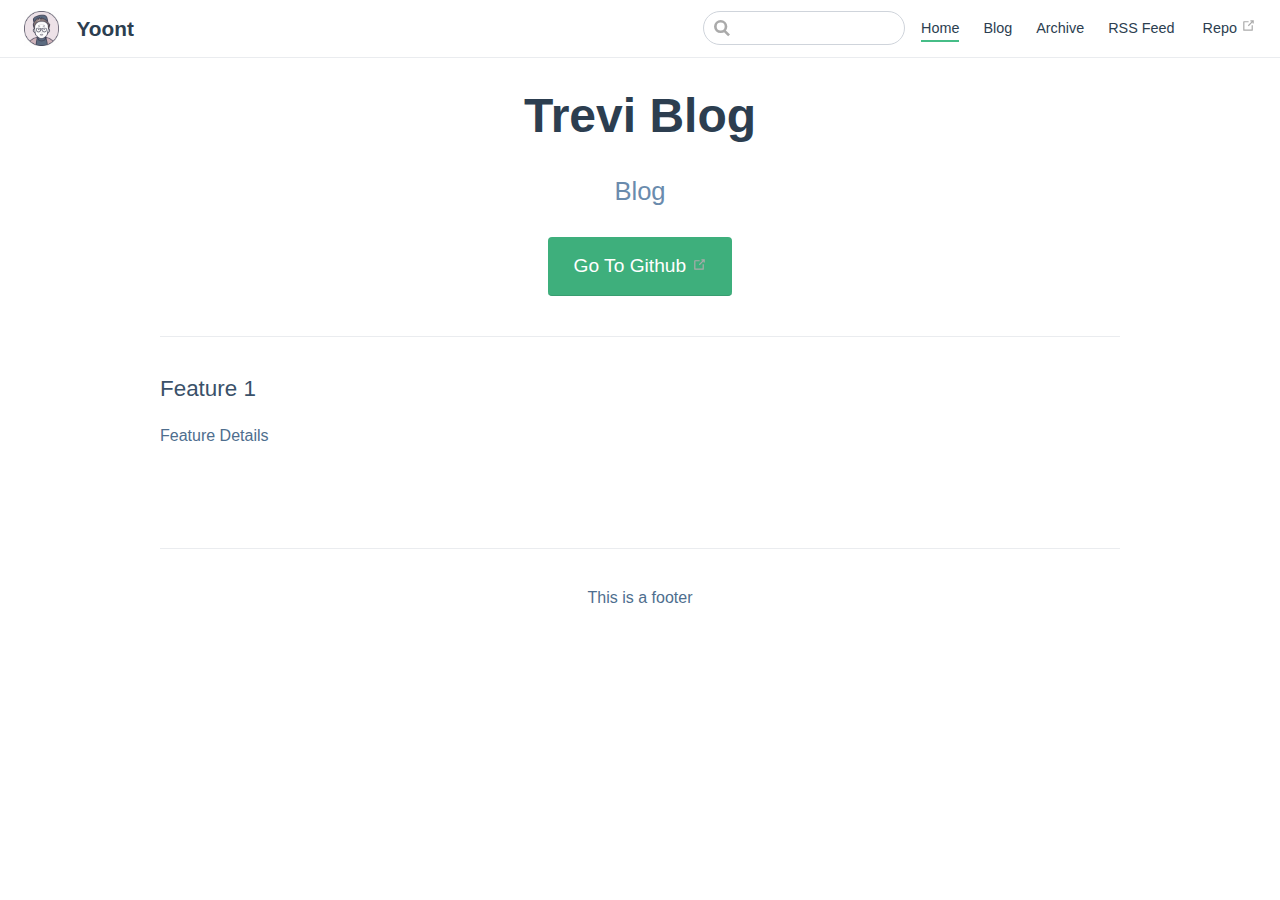
<file: index.html>
<!DOCTYPE html>
<html lang="en-US">
  <head>
    <meta charset="utf-8">
    <meta name="viewport" content="width=device-width,initial-scale=1">
    <title>Yoont</title>
    <meta name="description" content="">
    <link rel="apple-touch-icon" sizes="180x180" href="/apple-icon.png">
  <link rel="icon" sizes="32x32" href="/favicon-32x32.png">
  <link rel="icon" sizes="16x16" href="/favicon-16x16.png">
  <link rel="manifest" href="/site.webmanifest">
  <link rel="mask-icon" href="/safari-pinned-tab.svg" color="#5bbad5">
  <meta name="msapplication-TileColor" content="#da532c">
  <meta name="theme-color" content="#ffffff">
    
    <link rel="preload" href="/assets/css/0.styles.86b99822.css" as="style"><link rel="preload" href="/assets/js/app.a629e1a9.js" as="script"><link rel="preload" href="/assets/js/4.6d2b7fee.js" as="script"><link rel="preload" href="/assets/js/9.128a6dfd.js" as="script"><link rel="prefetch" href="/assets/js/10.8910f7c5.js"><link rel="prefetch" href="/assets/js/11.17489880.js"><link rel="prefetch" href="/assets/js/12.40f0bc86.js"><link rel="prefetch" href="/assets/js/13.c462619f.js"><link rel="prefetch" href="/assets/js/14.54259780.js"><link rel="prefetch" href="/assets/js/3.95ccb9e7.js"><link rel="prefetch" href="/assets/js/5.a3f79c9d.js"><link rel="prefetch" href="/assets/js/6.1d990232.js"><link rel="prefetch" href="/assets/js/7.d1b2f6c4.js"><link rel="prefetch" href="/assets/js/8.7890299c.js"><link rel="prefetch" href="/assets/js/vendors~docsearch.89c40eb9.js">
    <link rel="stylesheet" href="/assets/css/0.styles.86b99822.css">
  </head>
  <body>
    <div id="app" data-server-rendered="true"><div class="theme-container no-sidebar"><header class="navbar"><div class="sidebar-button"><svg xmlns="http://www.w3.org/2000/svg" aria-hidden="true" role="img" viewBox="0 0 448 512" class="icon"><path fill="currentColor" d="M436 124H12c-6.627 0-12-5.373-12-12V80c0-6.627 5.373-12 12-12h424c6.627 0 12 5.373 12 12v32c0 6.627-5.373 12-12 12zm0 160H12c-6.627 0-12-5.373-12-12v-32c0-6.627 5.373-12 12-12h424c6.627 0 12 5.373 12 12v32c0 6.627-5.373 12-12 12zm0 160H12c-6.627 0-12-5.373-12-12v-32c0-6.627 5.373-12 12-12h424c6.627 0 12 5.373 12 12v32c0 6.627-5.373 12-12 12z"></path></svg></div> <a href="/" class="home-link router-link-exact-active router-link-active"><img src="/main.png" alt="Yoont" class="logo"> <span class="site-name can-hide">Yoont</span></a> <div class="links" style="max-width:nullpx;"><div class="search-box"><input aria-label="Search" autocomplete="off" spellcheck="false" value=""> <!----></div> <nav class="nav-links can-hide"><div class="nav-item"><a href="/" class="nav-link router-link-exact-active router-link-active">Home</a></div><div class="nav-item"><a href="/blog/" class="nav-link">Blog</a></div><div class="nav-item"><a href="/archive/" class="nav-link">Archive</a></div><div class="nav-item"><a href="/rss.xml" class="nav-link">
  RSS Feed
</a></div> <a href="https://github.com/yoontrevi" target="_blank" rel="noopener noreferrer" class="repo-link">
    Repo
    <svg xmlns="http://www.w3.org/2000/svg" aria-hidden="true" x="0px" y="0px" viewBox="0 0 100 100" width="15" height="15" class="icon outbound"><path fill="currentColor" d="M18.8,85.1h56l0,0c2.2,0,4-1.8,4-4v-32h-8v28h-48v-48h28v-8h-32l0,0c-2.2,0-4,1.8-4,4v56C14.8,83.3,16.6,85.1,18.8,85.1z"></path> <polygon fill="currentColor" points="45.7,48.7 51.3,54.3 77.2,28.5 77.2,37.2 85.2,37.2 85.2,14.9 62.8,14.9 62.8,22.9 71.5,22.9"></polygon></svg></a></nav></div></header> <div class="sidebar-mask"></div> <div class="sidebar"><nav class="nav-links"><div class="nav-item"><a href="/" class="nav-link router-link-exact-active router-link-active">Home</a></div><div class="nav-item"><a href="/blog/" class="nav-link">Blog</a></div><div class="nav-item"><a href="/archive/" class="nav-link">Archive</a></div><div class="nav-item"><a href="/rss.xml" class="nav-link">
  RSS Feed
</a></div> <a href="https://github.com/yoontrevi" target="_blank" rel="noopener noreferrer" class="repo-link">
    Repo
    <svg xmlns="http://www.w3.org/2000/svg" aria-hidden="true" x="0px" y="0px" viewBox="0 0 100 100" width="15" height="15" class="icon outbound"><path fill="currentColor" d="M18.8,85.1h56l0,0c2.2,0,4-1.8,4-4v-32h-8v28h-48v-48h28v-8h-32l0,0c-2.2,0-4,1.8-4,4v56C14.8,83.3,16.6,85.1,18.8,85.1z"></path> <polygon fill="currentColor" points="45.7,48.7 51.3,54.3 77.2,28.5 77.2,37.2 85.2,37.2 85.2,14.9 62.8,14.9 62.8,22.9 71.5,22.9"></polygon></svg></a></nav>  <!----> </div> <div class="home"><div class="hero"><!----> <h1>Trevi Blog</h1> <p class="description">
      Blog
    </p> <p class="action"><a href="https://github.com/yoontrevi/yoont-blog" target="_blank" rel="noopener noreferrer" class="nav-link external action-button">
  Go To Github
  <svg xmlns="http://www.w3.org/2000/svg" aria-hidden="true" x="0px" y="0px" viewBox="0 0 100 100" width="15" height="15" class="icon outbound"><path fill="currentColor" d="M18.8,85.1h56l0,0c2.2,0,4-1.8,4-4v-32h-8v28h-48v-48h28v-8h-32l0,0c-2.2,0-4,1.8-4,4v56C14.8,83.3,16.6,85.1,18.8,85.1z"></path> <polygon fill="currentColor" points="45.7,48.7 51.3,54.3 77.2,28.5 77.2,37.2 85.2,37.2 85.2,14.9 62.8,14.9 62.8,22.9 71.5,22.9"></polygon></svg></a></p></div> <div class="features"><div class="feature"><h2>Feature 1</h2> <p>Feature Details</p></div></div> <div custom="" class="content default"></div> <div class="footer">
    This is a footer
  </div></div> <!----></div><div class="global-ui"></div></div>
    <script src="/assets/js/app.a629e1a9.js" defer></script><script src="/assets/js/4.6d2b7fee.js" defer></script><script src="/assets/js/9.128a6dfd.js" defer></script>
  </body>
</html>
</file>
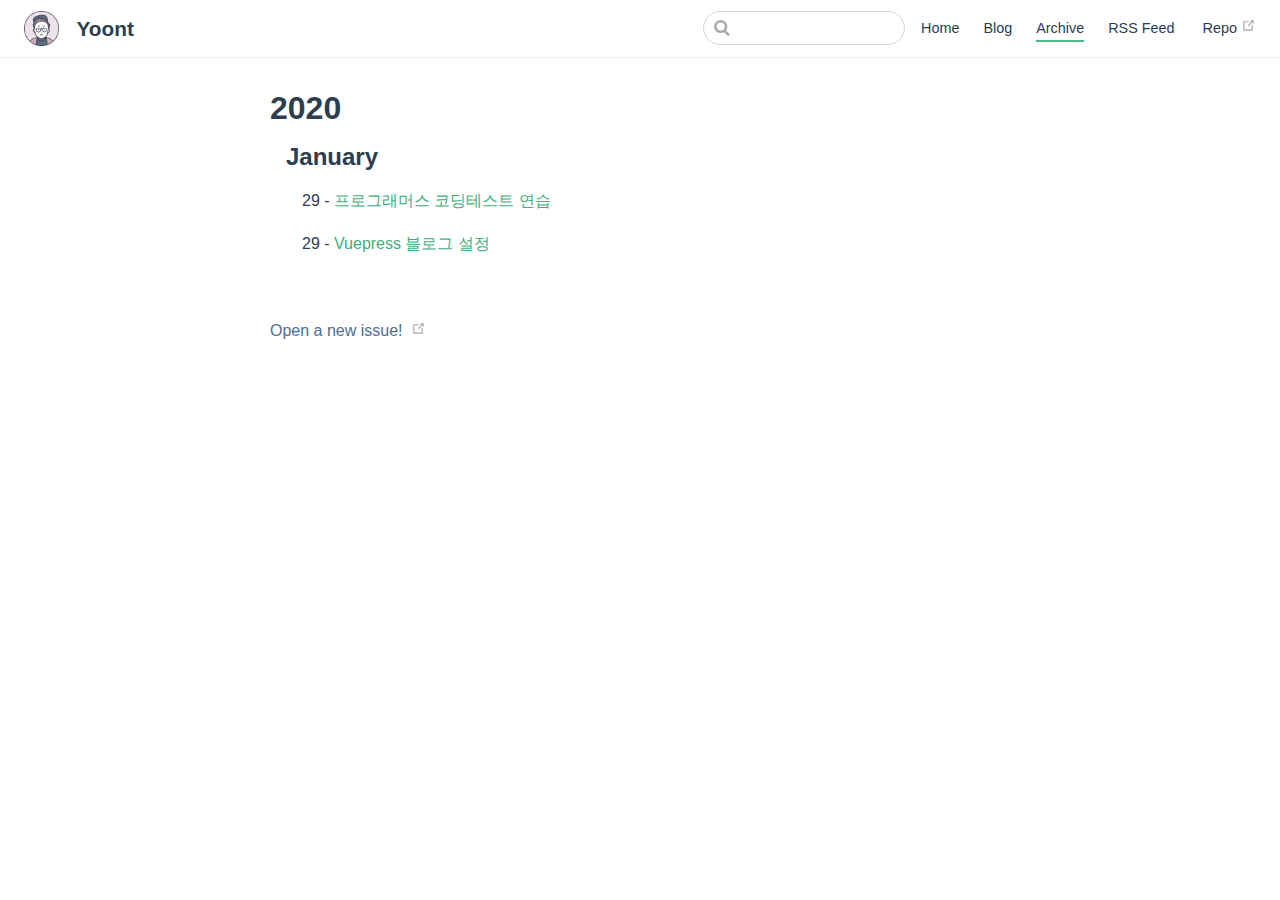
<file: archive/index.html>
<!DOCTYPE html>
<html lang="en-US">
  <head>
    <meta charset="utf-8">
    <meta name="viewport" content="width=device-width,initial-scale=1">
    <title>Archive | Yoont</title>
    <meta name="description" content="">
    <link rel="apple-touch-icon" sizes="180x180" href="/apple-icon.png">
  <link rel="icon" sizes="32x32" href="/favicon-32x32.png">
  <link rel="icon" sizes="16x16" href="/favicon-16x16.png">
  <link rel="manifest" href="/site.webmanifest">
  <link rel="mask-icon" href="/safari-pinned-tab.svg" color="#5bbad5">
  <meta name="msapplication-TileColor" content="#da532c">
  <meta name="theme-color" content="#ffffff">
    
    <link rel="preload" href="/assets/css/0.styles.86b99822.css" as="style"><link rel="preload" href="/assets/js/app.a629e1a9.js" as="script"><link rel="preload" href="/assets/js/4.6d2b7fee.js" as="script"><link rel="preload" href="/assets/js/10.8910f7c5.js" as="script"><link rel="preload" href="/assets/js/6.1d990232.js" as="script"><link rel="prefetch" href="/assets/js/11.17489880.js"><link rel="prefetch" href="/assets/js/12.40f0bc86.js"><link rel="prefetch" href="/assets/js/13.c462619f.js"><link rel="prefetch" href="/assets/js/14.54259780.js"><link rel="prefetch" href="/assets/js/3.95ccb9e7.js"><link rel="prefetch" href="/assets/js/5.a3f79c9d.js"><link rel="prefetch" href="/assets/js/7.d1b2f6c4.js"><link rel="prefetch" href="/assets/js/8.7890299c.js"><link rel="prefetch" href="/assets/js/9.128a6dfd.js"><link rel="prefetch" href="/assets/js/vendors~docsearch.89c40eb9.js">
    <link rel="stylesheet" href="/assets/css/0.styles.86b99822.css">
  </head>
  <body>
    <div id="app" data-server-rendered="true"><div class="theme-container no-sidebar"><header class="navbar"><div class="sidebar-button"><svg xmlns="http://www.w3.org/2000/svg" aria-hidden="true" role="img" viewBox="0 0 448 512" class="icon"><path fill="currentColor" d="M436 124H12c-6.627 0-12-5.373-12-12V80c0-6.627 5.373-12 12-12h424c6.627 0 12 5.373 12 12v32c0 6.627-5.373 12-12 12zm0 160H12c-6.627 0-12-5.373-12-12v-32c0-6.627 5.373-12 12-12h424c6.627 0 12 5.373 12 12v32c0 6.627-5.373 12-12 12zm0 160H12c-6.627 0-12-5.373-12-12v-32c0-6.627 5.373-12 12-12h424c6.627 0 12 5.373 12 12v32c0 6.627-5.373 12-12 12z"></path></svg></div> <a href="/" class="home-link router-link-active"><img src="/main.png" alt="Yoont" class="logo"> <span class="site-name can-hide">Yoont</span></a> <div class="links" style="max-width:nullpx;"><div class="search-box"><input aria-label="Search" autocomplete="off" spellcheck="false" value=""> <!----></div> <nav class="nav-links can-hide"><div class="nav-item"><a href="/" class="nav-link">Home</a></div><div class="nav-item"><a href="/blog/" class="nav-link">Blog</a></div><div class="nav-item"><a href="/archive/" class="nav-link router-link-exact-active router-link-active">Archive</a></div><div class="nav-item"><a href="/rss.xml" class="nav-link">
  RSS Feed
</a></div> <a href="https://github.com/yoontrevi" target="_blank" rel="noopener noreferrer" class="repo-link">
    Repo
    <svg xmlns="http://www.w3.org/2000/svg" aria-hidden="true" x="0px" y="0px" viewBox="0 0 100 100" width="15" height="15" class="icon outbound"><path fill="currentColor" d="M18.8,85.1h56l0,0c2.2,0,4-1.8,4-4v-32h-8v28h-48v-48h28v-8h-32l0,0c-2.2,0-4,1.8-4,4v56C14.8,83.3,16.6,85.1,18.8,85.1z"></path> <polygon fill="currentColor" points="45.7,48.7 51.3,54.3 77.2,28.5 77.2,37.2 85.2,37.2 85.2,14.9 62.8,14.9 62.8,22.9 71.5,22.9"></polygon></svg></a></nav></div></header> <div class="sidebar-mask"></div> <div class="sidebar"><nav class="nav-links"><div class="nav-item"><a href="/" class="nav-link">Home</a></div><div class="nav-item"><a href="/blog/" class="nav-link">Blog</a></div><div class="nav-item"><a href="/archive/" class="nav-link router-link-exact-active router-link-active">Archive</a></div><div class="nav-item"><a href="/rss.xml" class="nav-link">
  RSS Feed
</a></div> <a href="https://github.com/yoontrevi" target="_blank" rel="noopener noreferrer" class="repo-link">
    Repo
    <svg xmlns="http://www.w3.org/2000/svg" aria-hidden="true" x="0px" y="0px" viewBox="0 0 100 100" width="15" height="15" class="icon outbound"><path fill="currentColor" d="M18.8,85.1h56l0,0c2.2,0,4-1.8,4-4v-32h-8v28h-48v-48h28v-8h-32l0,0c-2.2,0-4,1.8-4,4v56C14.8,83.3,16.6,85.1,18.8,85.1z"></path> <polygon fill="currentColor" points="45.7,48.7 51.3,54.3 77.2,28.5 77.2,37.2 85.2,37.2 85.2,14.9 62.8,14.9 62.8,22.9 71.5,22.9"></polygon></svg></a></nav>  <!----> </div> <div class="page"> <div class="content default"><div class="archive"><div><div class="archive-year">2020</div> <div><div class="archive-month">January</div> <ul class="archive-list"><li class="archive-list__item">
                    29 - <a href="/blog/2020-01-29-02-%ED%94%84%EB%A1%9C%EA%B7%B8%EB%9E%98%EB%A8%B8%EC%8A%A4-%EC%BD%94%EB%94%A9%ED%85%8C%EC%8A%A4%ED%8A%B8-%EC%97%B0%EC%8A%B5-%ED%95%B4%EC%8B%9C.html">프로그래머스 코딩테스트 연습</a></li><li class="archive-list__item">
                    29 - <a href="/blog/2020-01-29-01-Vuepress-%EB%B8%94%EB%A1%9C%EA%B7%B8-%EC%84%A4%EC%A0%95.html">Vuepress 블로그 설정</a></li></ul></div></div></div></div> <div class="page-edit"><div class="edit-link"><a href="https://github.com/yoontrevi/edit/master/src/archive/README.md" target="_blank" rel="noopener noreferrer">Open a new issue!</a> <svg xmlns="http://www.w3.org/2000/svg" aria-hidden="true" x="0px" y="0px" viewBox="0 0 100 100" width="15" height="15" class="icon outbound"><path fill="currentColor" d="M18.8,85.1h56l0,0c2.2,0,4-1.8,4-4v-32h-8v28h-48v-48h28v-8h-32l0,0c-2.2,0-4,1.8-4,4v56C14.8,83.3,16.6,85.1,18.8,85.1z"></path> <polygon fill="currentColor" points="45.7,48.7 51.3,54.3 77.2,28.5 77.2,37.2 85.2,37.2 85.2,14.9 62.8,14.9 62.8,22.9 71.5,22.9"></polygon></svg></div> <!----></div> <!----> </div> <!----></div><div class="global-ui"></div></div>
    <script src="/assets/js/app.a629e1a9.js" defer></script><script src="/assets/js/4.6d2b7fee.js" defer></script><script src="/assets/js/10.8910f7c5.js" defer></script><script src="/assets/js/6.1d990232.js" defer></script>
  </body>
</html>
</file>
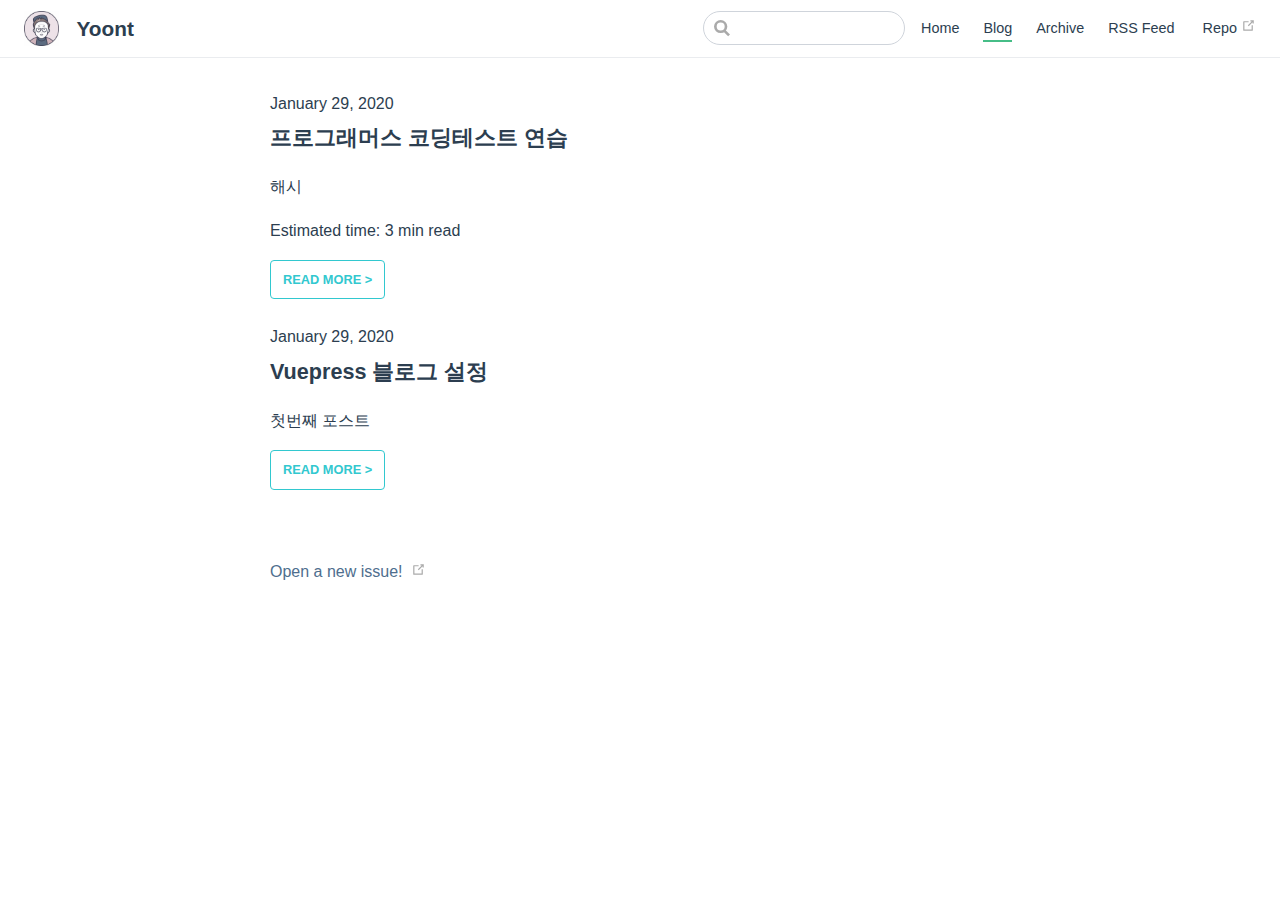
<file: blog/index.html>
<!DOCTYPE html>
<html lang="en-US">
  <head>
    <meta charset="utf-8">
    <meta name="viewport" content="width=device-width,initial-scale=1">
    <title>Blog | Yoont</title>
    <meta name="description" content="">
    <link rel="apple-touch-icon" sizes="180x180" href="/apple-icon.png">
  <link rel="icon" sizes="32x32" href="/favicon-32x32.png">
  <link rel="icon" sizes="16x16" href="/favicon-16x16.png">
  <link rel="manifest" href="/site.webmanifest">
  <link rel="mask-icon" href="/safari-pinned-tab.svg" color="#5bbad5">
  <meta name="msapplication-TileColor" content="#da532c">
  <meta name="theme-color" content="#ffffff">
    
    <link rel="preload" href="/assets/css/0.styles.86b99822.css" as="style"><link rel="preload" href="/assets/js/app.a629e1a9.js" as="script"><link rel="preload" href="/assets/js/4.6d2b7fee.js" as="script"><link rel="preload" href="/assets/js/13.c462619f.js" as="script"><link rel="preload" href="/assets/js/5.a3f79c9d.js" as="script"><link rel="preload" href="/assets/js/7.d1b2f6c4.js" as="script"><link rel="prefetch" href="/assets/js/10.8910f7c5.js"><link rel="prefetch" href="/assets/js/11.17489880.js"><link rel="prefetch" href="/assets/js/12.40f0bc86.js"><link rel="prefetch" href="/assets/js/14.54259780.js"><link rel="prefetch" href="/assets/js/3.95ccb9e7.js"><link rel="prefetch" href="/assets/js/6.1d990232.js"><link rel="prefetch" href="/assets/js/8.7890299c.js"><link rel="prefetch" href="/assets/js/9.128a6dfd.js"><link rel="prefetch" href="/assets/js/vendors~docsearch.89c40eb9.js">
    <link rel="stylesheet" href="/assets/css/0.styles.86b99822.css">
  </head>
  <body>
    <div id="app" data-server-rendered="true"><div class="theme-container no-sidebar"><header class="navbar"><div class="sidebar-button"><svg xmlns="http://www.w3.org/2000/svg" aria-hidden="true" role="img" viewBox="0 0 448 512" class="icon"><path fill="currentColor" d="M436 124H12c-6.627 0-12-5.373-12-12V80c0-6.627 5.373-12 12-12h424c6.627 0 12 5.373 12 12v32c0 6.627-5.373 12-12 12zm0 160H12c-6.627 0-12-5.373-12-12v-32c0-6.627 5.373-12 12-12h424c6.627 0 12 5.373 12 12v32c0 6.627-5.373 12-12 12zm0 160H12c-6.627 0-12-5.373-12-12v-32c0-6.627 5.373-12 12-12h424c6.627 0 12 5.373 12 12v32c0 6.627-5.373 12-12 12z"></path></svg></div> <a href="/" class="home-link router-link-active"><img src="/main.png" alt="Yoont" class="logo"> <span class="site-name can-hide">Yoont</span></a> <div class="links" style="max-width:nullpx;"><div class="search-box"><input aria-label="Search" autocomplete="off" spellcheck="false" value=""> <!----></div> <nav class="nav-links can-hide"><div class="nav-item"><a href="/" class="nav-link">Home</a></div><div class="nav-item"><a href="/blog/" class="nav-link router-link-exact-active router-link-active">Blog</a></div><div class="nav-item"><a href="/archive/" class="nav-link">Archive</a></div><div class="nav-item"><a href="/rss.xml" class="nav-link">
  RSS Feed
</a></div> <a href="https://github.com/yoontrevi" target="_blank" rel="noopener noreferrer" class="repo-link">
    Repo
    <svg xmlns="http://www.w3.org/2000/svg" aria-hidden="true" x="0px" y="0px" viewBox="0 0 100 100" width="15" height="15" class="icon outbound"><path fill="currentColor" d="M18.8,85.1h56l0,0c2.2,0,4-1.8,4-4v-32h-8v28h-48v-48h28v-8h-32l0,0c-2.2,0-4,1.8-4,4v56C14.8,83.3,16.6,85.1,18.8,85.1z"></path> <polygon fill="currentColor" points="45.7,48.7 51.3,54.3 77.2,28.5 77.2,37.2 85.2,37.2 85.2,14.9 62.8,14.9 62.8,22.9 71.5,22.9"></polygon></svg></a></nav></div></header> <div class="sidebar-mask"></div> <div class="sidebar"><nav class="nav-links"><div class="nav-item"><a href="/" class="nav-link">Home</a></div><div class="nav-item"><a href="/blog/" class="nav-link router-link-exact-active router-link-active">Blog</a></div><div class="nav-item"><a href="/archive/" class="nav-link">Archive</a></div><div class="nav-item"><a href="/rss.xml" class="nav-link">
  RSS Feed
</a></div> <a href="https://github.com/yoontrevi" target="_blank" rel="noopener noreferrer" class="repo-link">
    Repo
    <svg xmlns="http://www.w3.org/2000/svg" aria-hidden="true" x="0px" y="0px" viewBox="0 0 100 100" width="15" height="15" class="icon outbound"><path fill="currentColor" d="M18.8,85.1h56l0,0c2.2,0,4-1.8,4-4v-32h-8v28h-48v-48h28v-8h-32l0,0c-2.2,0-4,1.8-4,4v56C14.8,83.3,16.6,85.1,18.8,85.1z"></path> <polygon fill="currentColor" points="45.7,48.7 51.3,54.3 77.2,28.5 77.2,37.2 85.2,37.2 85.2,14.9 62.8,14.9 62.8,22.9 71.5,22.9"></polygon></svg></a></nav>  <!----> </div> <div class="page"> <div class="content default"><div data-v-8f5452ae><!----> <ul class="blog-list" data-v-8f5452ae><li class="blog-list__item" data-v-8f5452ae><section data-v-6efe97e8 data-v-8f5452ae><time data-v-6efe97e8>January 29, 2020</time> <h3 class="blog-post__title" data-v-6efe97e8>프로그래머스 코딩테스트 연습</h3> <p data-v-6efe97e8>해시</p> <p data-v-6efe97e8>Estimated time: 3 min read</p> <a href="/blog/2020-01-29-02-%ED%94%84%EB%A1%9C%EA%B7%B8%EB%9E%98%EB%A8%B8%EC%8A%A4-%EC%BD%94%EB%94%A9%ED%85%8C%EC%8A%A4%ED%8A%B8-%EC%97%B0%EC%8A%B5-%ED%95%B4%EC%8B%9C.html" class="button blog-post__button" data-v-6efe97e8>Read More &gt;</a></section> </li><li class="blog-list__item" data-v-8f5452ae><section data-v-6efe97e8 data-v-8f5452ae><time data-v-6efe97e8>January 29, 2020</time> <h3 class="blog-post__title" data-v-6efe97e8>Vuepress 블로그 설정</h3> <p data-v-6efe97e8>첫번째 포스트</p> <!----> <a href="/blog/2020-01-29-01-Vuepress-%EB%B8%94%EB%A1%9C%EA%B7%B8-%EC%84%A4%EC%A0%95.html" class="button blog-post__button" data-v-6efe97e8>Read More &gt;</a></section> </li></ul> <div class="pagination" data-v-8f5452ae><button type="button" class="button--pagination" style="display:none;" data-v-8f5452ae>
                Previous
            </button> <button type="button" class="button--pagination" style="display:none;" data-v-8f5452ae>
                Next
            </button></div></div></div> <div class="page-edit"><div class="edit-link"><a href="https://github.com/yoontrevi/edit/master/src/blog/README.md" target="_blank" rel="noopener noreferrer">Open a new issue!</a> <svg xmlns="http://www.w3.org/2000/svg" aria-hidden="true" x="0px" y="0px" viewBox="0 0 100 100" width="15" height="15" class="icon outbound"><path fill="currentColor" d="M18.8,85.1h56l0,0c2.2,0,4-1.8,4-4v-32h-8v28h-48v-48h28v-8h-32l0,0c-2.2,0-4,1.8-4,4v56C14.8,83.3,16.6,85.1,18.8,85.1z"></path> <polygon fill="currentColor" points="45.7,48.7 51.3,54.3 77.2,28.5 77.2,37.2 85.2,37.2 85.2,14.9 62.8,14.9 62.8,22.9 71.5,22.9"></polygon></svg></div> <!----></div> <!----> </div> <!----></div><div class="global-ui"></div></div>
    <script src="/assets/js/app.a629e1a9.js" defer></script><script src="/assets/js/4.6d2b7fee.js" defer></script><script src="/assets/js/13.c462619f.js" defer></script><script src="/assets/js/5.a3f79c9d.js" defer></script><script src="/assets/js/7.d1b2f6c4.js" defer></script>
  </body>
</html>
</file>
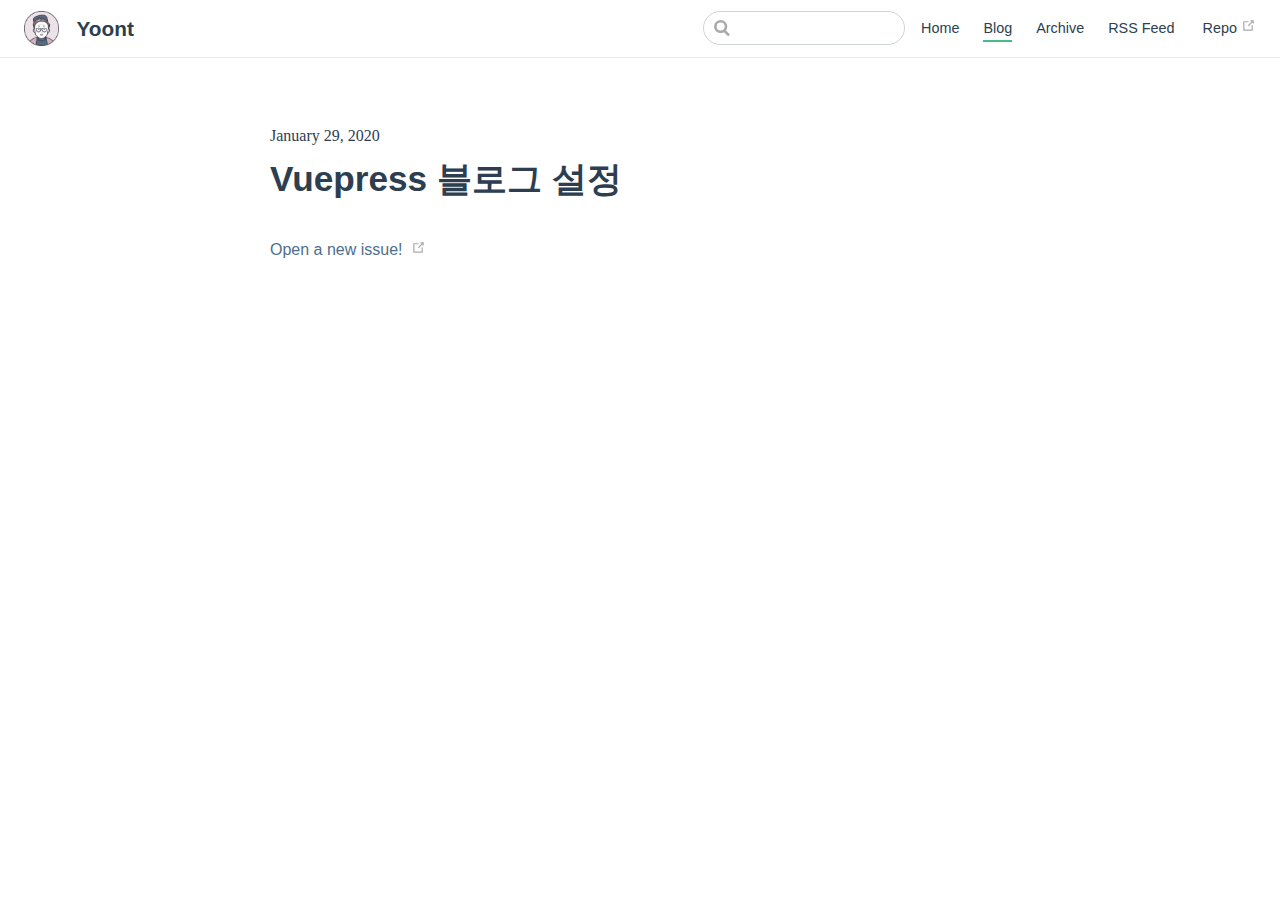
<file: blog/2020-01-29-01-Vuepress-블로그-설정.html>
<!DOCTYPE html>
<html lang="en-US">
  <head>
    <meta charset="utf-8">
    <meta name="viewport" content="width=device-width,initial-scale=1">
    <title>Vuepress 블로그 설정 | Yoont</title>
    <meta name="description" content="">
    <link rel="apple-touch-icon" sizes="180x180" href="/apple-icon.png">
  <link rel="icon" sizes="32x32" href="/favicon-32x32.png">
  <link rel="icon" sizes="16x16" href="/favicon-16x16.png">
  <link rel="manifest" href="/site.webmanifest">
  <link rel="mask-icon" href="/safari-pinned-tab.svg" color="#5bbad5">
  <meta name="msapplication-TileColor" content="#da532c">
  <meta name="theme-color" content="#ffffff">
    
    <link rel="preload" href="/assets/css/0.styles.86b99822.css" as="style"><link rel="preload" href="/assets/js/app.a629e1a9.js" as="script"><link rel="preload" href="/assets/js/4.6d2b7fee.js" as="script"><link rel="preload" href="/assets/js/11.17489880.js" as="script"><link rel="prefetch" href="/assets/js/10.8910f7c5.js"><link rel="prefetch" href="/assets/js/12.40f0bc86.js"><link rel="prefetch" href="/assets/js/13.c462619f.js"><link rel="prefetch" href="/assets/js/14.54259780.js"><link rel="prefetch" href="/assets/js/3.95ccb9e7.js"><link rel="prefetch" href="/assets/js/5.a3f79c9d.js"><link rel="prefetch" href="/assets/js/6.1d990232.js"><link rel="prefetch" href="/assets/js/7.d1b2f6c4.js"><link rel="prefetch" href="/assets/js/8.7890299c.js"><link rel="prefetch" href="/assets/js/9.128a6dfd.js"><link rel="prefetch" href="/assets/js/vendors~docsearch.89c40eb9.js">
    <link rel="stylesheet" href="/assets/css/0.styles.86b99822.css">
  </head>
  <body>
    <div id="app" data-server-rendered="true"><div class="theme-container no-sidebar"><header class="navbar"><div class="sidebar-button"><svg xmlns="http://www.w3.org/2000/svg" aria-hidden="true" role="img" viewBox="0 0 448 512" class="icon"><path fill="currentColor" d="M436 124H12c-6.627 0-12-5.373-12-12V80c0-6.627 5.373-12 12-12h424c6.627 0 12 5.373 12 12v32c0 6.627-5.373 12-12 12zm0 160H12c-6.627 0-12-5.373-12-12v-32c0-6.627 5.373-12 12-12h424c6.627 0 12 5.373 12 12v32c0 6.627-5.373 12-12 12zm0 160H12c-6.627 0-12-5.373-12-12v-32c0-6.627 5.373-12 12-12h424c6.627 0 12 5.373 12 12v32c0 6.627-5.373 12-12 12z"></path></svg></div> <a href="/" class="home-link router-link-active"><img src="/main.png" alt="Yoont" class="logo"> <span class="site-name can-hide">Yoont</span></a> <div class="links" style="max-width:nullpx;"><div class="search-box"><input aria-label="Search" autocomplete="off" spellcheck="false" value=""> <!----></div> <nav class="nav-links can-hide"><div class="nav-item"><a href="/" class="nav-link">Home</a></div><div class="nav-item"><a href="/blog/" class="nav-link router-link-active">Blog</a></div><div class="nav-item"><a href="/archive/" class="nav-link">Archive</a></div><div class="nav-item"><a href="/rss.xml" class="nav-link">
  RSS Feed
</a></div> <a href="https://github.com/yoontrevi" target="_blank" rel="noopener noreferrer" class="repo-link">
    Repo
    <svg xmlns="http://www.w3.org/2000/svg" aria-hidden="true" x="0px" y="0px" viewBox="0 0 100 100" width="15" height="15" class="icon outbound"><path fill="currentColor" d="M18.8,85.1h56l0,0c2.2,0,4-1.8,4-4v-32h-8v28h-48v-48h28v-8h-32l0,0c-2.2,0-4,1.8-4,4v56C14.8,83.3,16.6,85.1,18.8,85.1z"></path> <polygon fill="currentColor" points="45.7,48.7 51.3,54.3 77.2,28.5 77.2,37.2 85.2,37.2 85.2,14.9 62.8,14.9 62.8,22.9 71.5,22.9"></polygon></svg></a></nav></div></header> <div class="sidebar-mask"></div> <div class="sidebar"><nav class="nav-links"><div class="nav-item"><a href="/" class="nav-link">Home</a></div><div class="nav-item"><a href="/blog/" class="nav-link router-link-active">Blog</a></div><div class="nav-item"><a href="/archive/" class="nav-link">Archive</a></div><div class="nav-item"><a href="/rss.xml" class="nav-link">
  RSS Feed
</a></div> <a href="https://github.com/yoontrevi" target="_blank" rel="noopener noreferrer" class="repo-link">
    Repo
    <svg xmlns="http://www.w3.org/2000/svg" aria-hidden="true" x="0px" y="0px" viewBox="0 0 100 100" width="15" height="15" class="icon outbound"><path fill="currentColor" d="M18.8,85.1h56l0,0c2.2,0,4-1.8,4-4v-32h-8v28h-48v-48h28v-8h-32l0,0c-2.2,0-4,1.8-4,4v56C14.8,83.3,16.6,85.1,18.8,85.1z"></path> <polygon fill="currentColor" points="45.7,48.7 51.3,54.3 77.2,28.5 77.2,37.2 85.2,37.2 85.2,14.9 62.8,14.9 62.8,22.9 71.5,22.9"></polygon></svg></a></nav>  <!----> </div> <div class="blog" data-v-1a5b78d0><div class="blog__header" data-v-1a5b78d0><p class="publish-date" data-v-1a5b78d0><time datetime="2020-01-29T01:00:00.000Z" data-v-1a5b78d0>January 29, 2020</time></p> <!----> <h1 class="blog__title" data-v-1a5b78d0>Vuepress 블로그 설정</h1></div> <div class="custom content default" data-v-1a5b78d0></div> <div class="page-edit" data-v-1a5b78d0><div class="edit-link" data-v-1a5b78d0><a href="https://github.com/yoontrevi/edit/master/src/blog/2020-01-29-01-Vuepress-블로그-설정.md" target="_blank" rel="noopener noreferrer" data-v-1a5b78d0>Open a new issue!</a> <svg xmlns="http://www.w3.org/2000/svg" aria-hidden="true" x="0px" y="0px" viewBox="0 0 100 100" width="15" height="15" class="icon outbound" data-v-1a5b78d0 data-v-1a5b78d0><path fill="currentColor" d="M18.8,85.1h56l0,0c2.2,0,4-1.8,4-4v-32h-8v28h-48v-48h28v-8h-32l0,0c-2.2,0-4,1.8-4,4v56C14.8,83.3,16.6,85.1,18.8,85.1z"></path> <polygon fill="currentColor" points="45.7,48.7 51.3,54.3 77.2,28.5 77.2,37.2 85.2,37.2 85.2,14.9 62.8,14.9 62.8,22.9 71.5,22.9"></polygon></svg></div> <!----></div> <!----> </div> <!----></div><div class="global-ui"></div></div>
    <script src="/assets/js/app.a629e1a9.js" defer></script><script src="/assets/js/4.6d2b7fee.js" defer></script><script src="/assets/js/11.17489880.js" defer></script>
  </body>
</html>
</file>
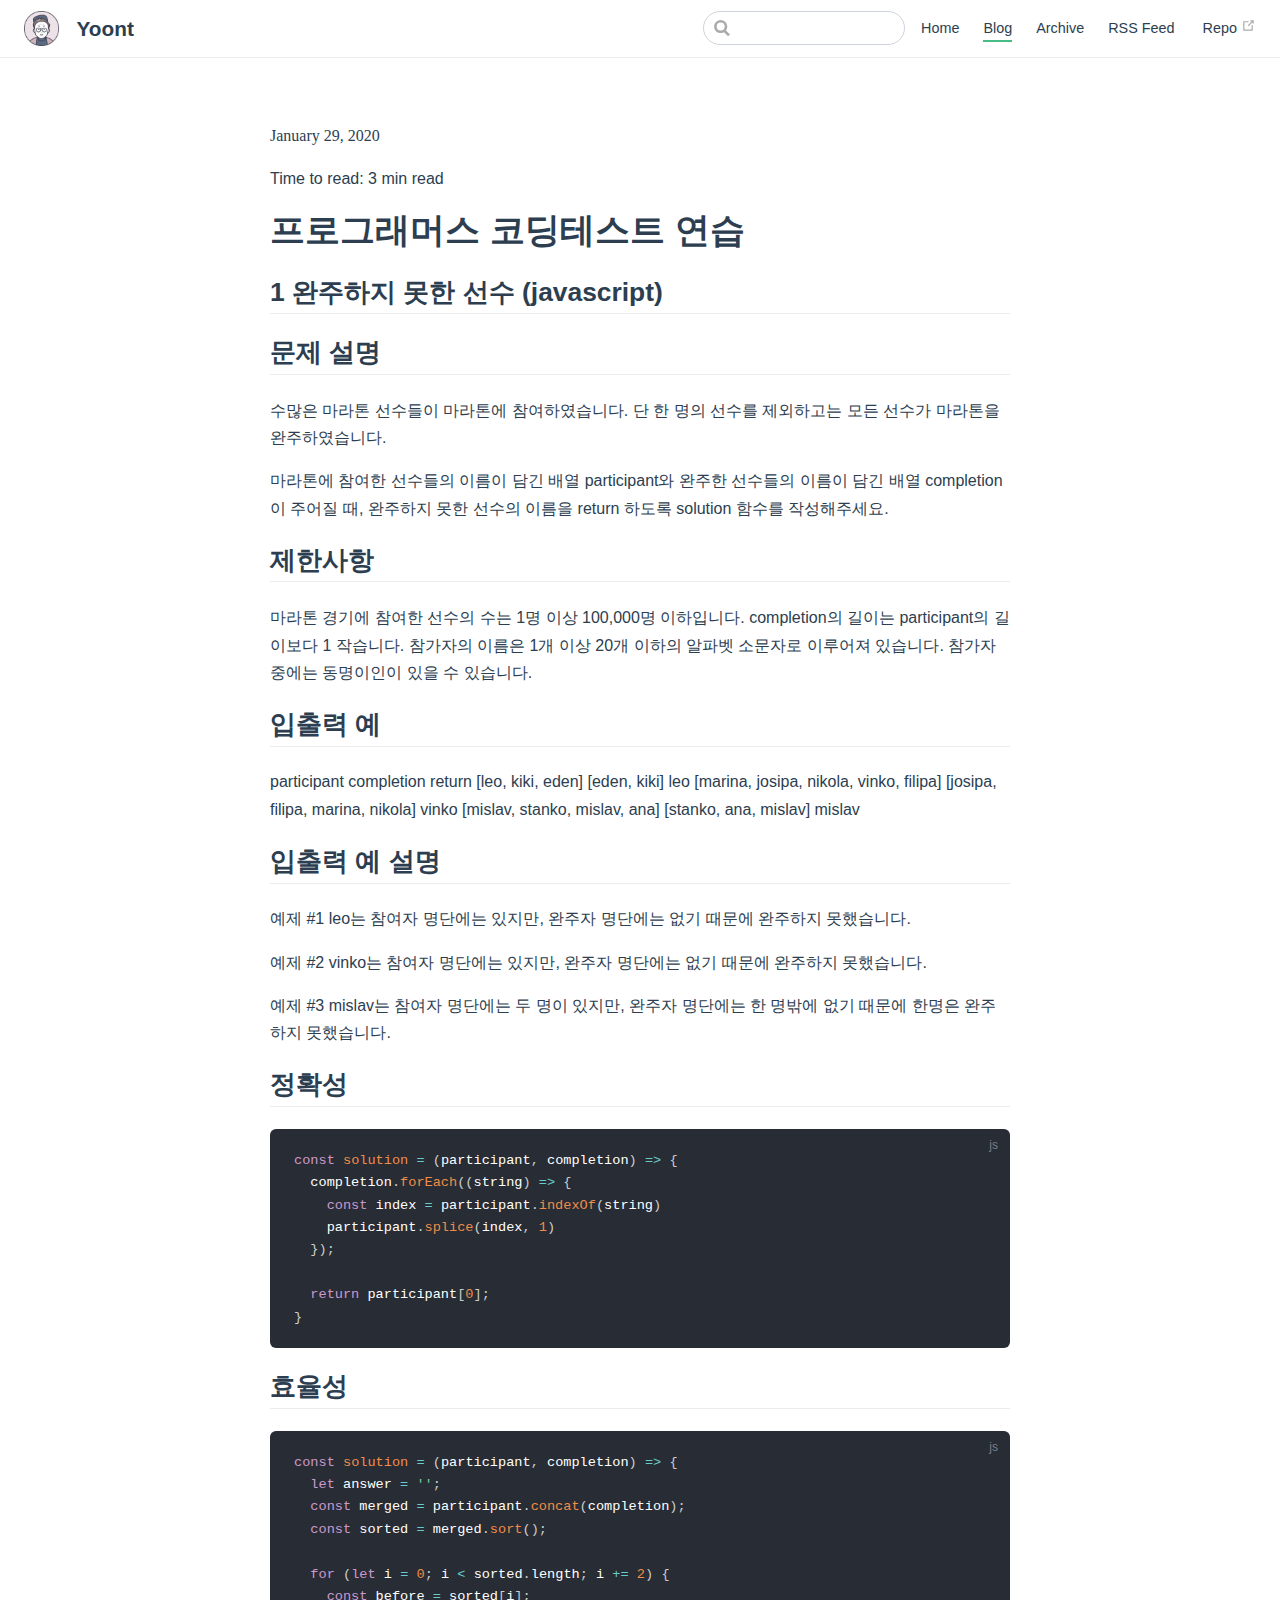
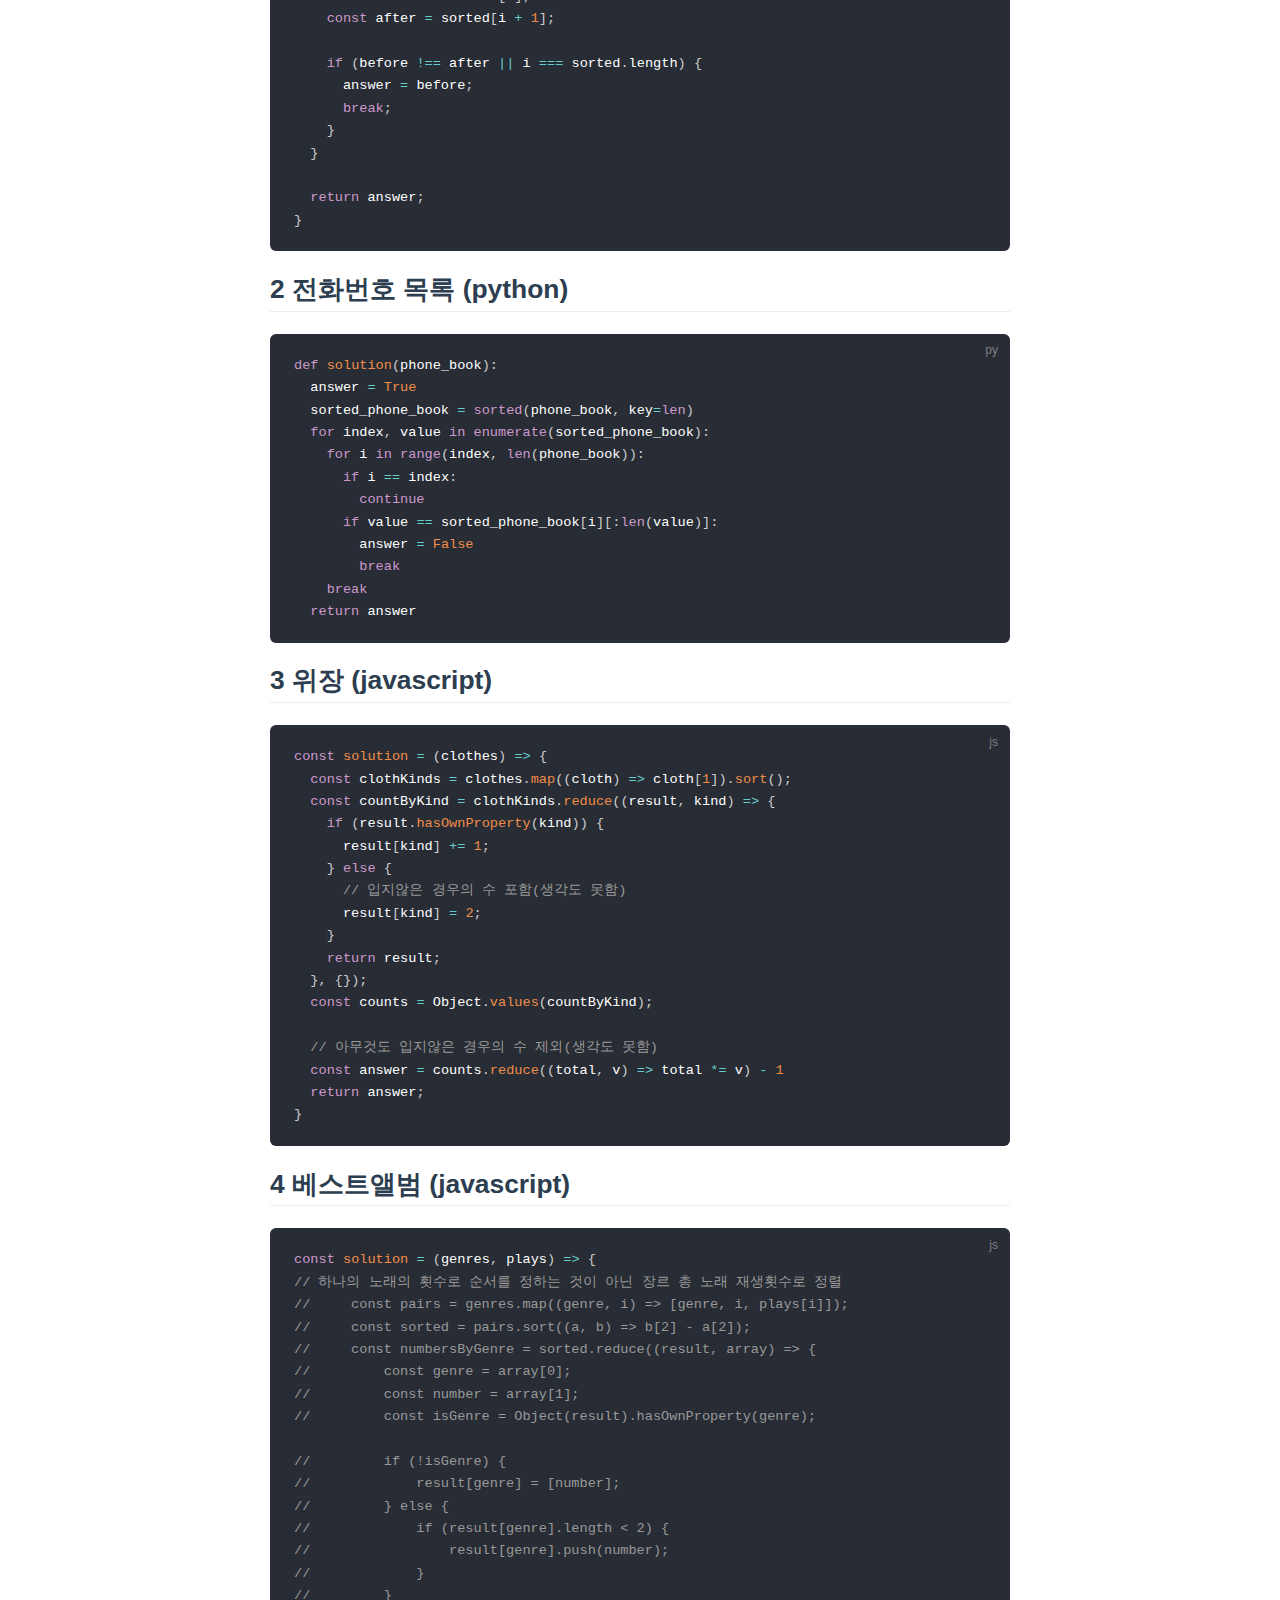
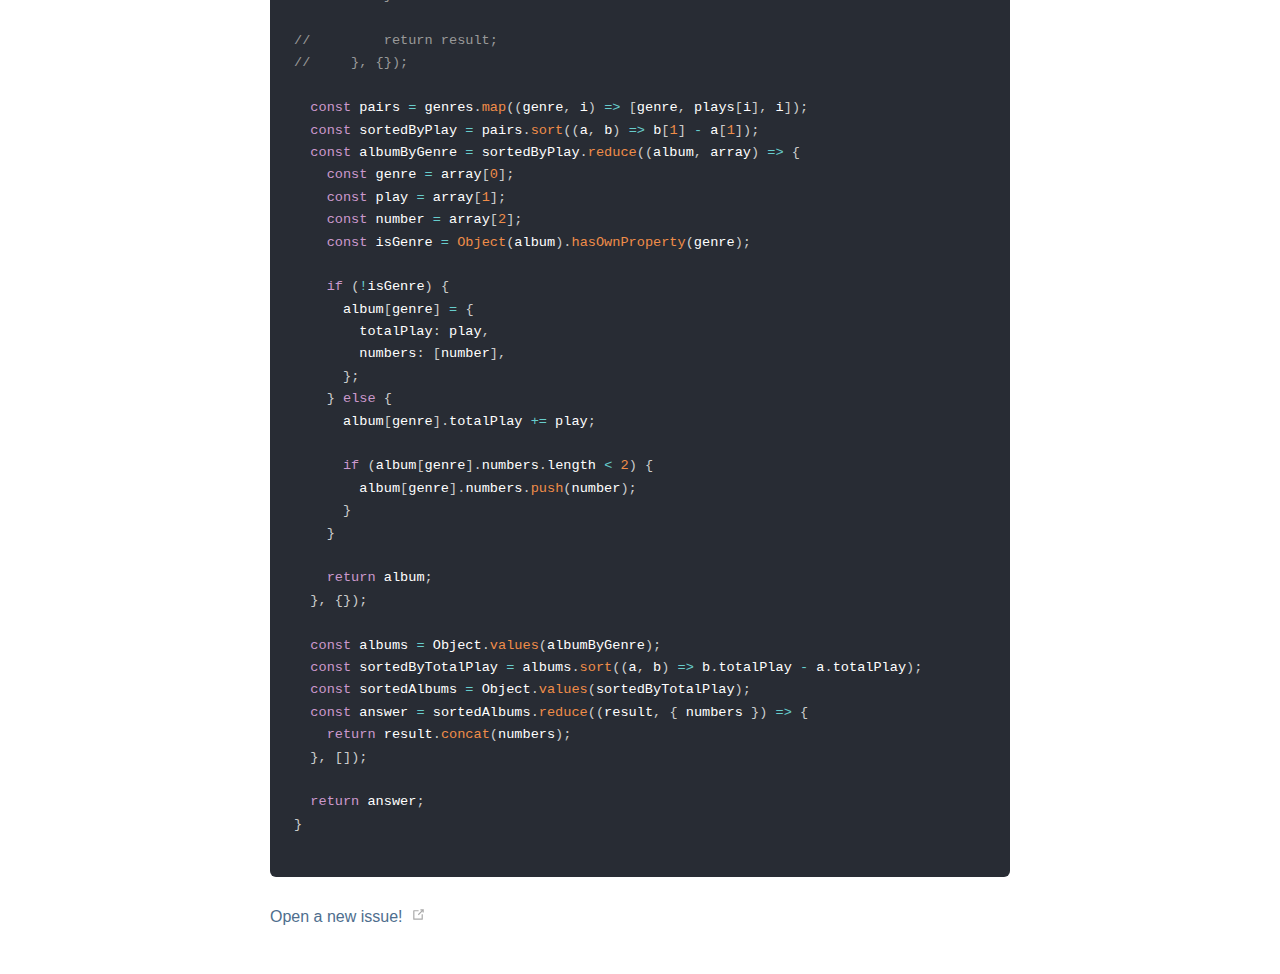
<file: blog/2020-01-29-02-프로그래머스-코딩테스트-연습-해시.html>
<!DOCTYPE html>
<html lang="en-US">
  <head>
    <meta charset="utf-8">
    <meta name="viewport" content="width=device-width,initial-scale=1">
    <title>프로그래머스 코딩테스트 연습 | Yoont</title>
    <meta name="description" content="">
    <link rel="apple-touch-icon" sizes="180x180" href="/apple-icon.png">
  <link rel="icon" sizes="32x32" href="/favicon-32x32.png">
  <link rel="icon" sizes="16x16" href="/favicon-16x16.png">
  <link rel="manifest" href="/site.webmanifest">
  <link rel="mask-icon" href="/safari-pinned-tab.svg" color="#5bbad5">
  <meta name="msapplication-TileColor" content="#da532c">
  <meta name="theme-color" content="#ffffff">
    
    <link rel="preload" href="/assets/css/0.styles.86b99822.css" as="style"><link rel="preload" href="/assets/js/app.a629e1a9.js" as="script"><link rel="preload" href="/assets/js/4.6d2b7fee.js" as="script"><link rel="preload" href="/assets/js/12.40f0bc86.js" as="script"><link rel="prefetch" href="/assets/js/10.8910f7c5.js"><link rel="prefetch" href="/assets/js/11.17489880.js"><link rel="prefetch" href="/assets/js/13.c462619f.js"><link rel="prefetch" href="/assets/js/14.54259780.js"><link rel="prefetch" href="/assets/js/3.95ccb9e7.js"><link rel="prefetch" href="/assets/js/5.a3f79c9d.js"><link rel="prefetch" href="/assets/js/6.1d990232.js"><link rel="prefetch" href="/assets/js/7.d1b2f6c4.js"><link rel="prefetch" href="/assets/js/8.7890299c.js"><link rel="prefetch" href="/assets/js/9.128a6dfd.js"><link rel="prefetch" href="/assets/js/vendors~docsearch.89c40eb9.js">
    <link rel="stylesheet" href="/assets/css/0.styles.86b99822.css">
  </head>
  <body>
    <div id="app" data-server-rendered="true"><div class="theme-container no-sidebar"><header class="navbar"><div class="sidebar-button"><svg xmlns="http://www.w3.org/2000/svg" aria-hidden="true" role="img" viewBox="0 0 448 512" class="icon"><path fill="currentColor" d="M436 124H12c-6.627 0-12-5.373-12-12V80c0-6.627 5.373-12 12-12h424c6.627 0 12 5.373 12 12v32c0 6.627-5.373 12-12 12zm0 160H12c-6.627 0-12-5.373-12-12v-32c0-6.627 5.373-12 12-12h424c6.627 0 12 5.373 12 12v32c0 6.627-5.373 12-12 12zm0 160H12c-6.627 0-12-5.373-12-12v-32c0-6.627 5.373-12 12-12h424c6.627 0 12 5.373 12 12v32c0 6.627-5.373 12-12 12z"></path></svg></div> <a href="/" class="home-link router-link-active"><img src="/main.png" alt="Yoont" class="logo"> <span class="site-name can-hide">Yoont</span></a> <div class="links" style="max-width:nullpx;"><div class="search-box"><input aria-label="Search" autocomplete="off" spellcheck="false" value=""> <!----></div> <nav class="nav-links can-hide"><div class="nav-item"><a href="/" class="nav-link">Home</a></div><div class="nav-item"><a href="/blog/" class="nav-link router-link-active">Blog</a></div><div class="nav-item"><a href="/archive/" class="nav-link">Archive</a></div><div class="nav-item"><a href="/rss.xml" class="nav-link">
  RSS Feed
</a></div> <a href="https://github.com/yoontrevi" target="_blank" rel="noopener noreferrer" class="repo-link">
    Repo
    <svg xmlns="http://www.w3.org/2000/svg" aria-hidden="true" x="0px" y="0px" viewBox="0 0 100 100" width="15" height="15" class="icon outbound"><path fill="currentColor" d="M18.8,85.1h56l0,0c2.2,0,4-1.8,4-4v-32h-8v28h-48v-48h28v-8h-32l0,0c-2.2,0-4,1.8-4,4v56C14.8,83.3,16.6,85.1,18.8,85.1z"></path> <polygon fill="currentColor" points="45.7,48.7 51.3,54.3 77.2,28.5 77.2,37.2 85.2,37.2 85.2,14.9 62.8,14.9 62.8,22.9 71.5,22.9"></polygon></svg></a></nav></div></header> <div class="sidebar-mask"></div> <div class="sidebar"><nav class="nav-links"><div class="nav-item"><a href="/" class="nav-link">Home</a></div><div class="nav-item"><a href="/blog/" class="nav-link router-link-active">Blog</a></div><div class="nav-item"><a href="/archive/" class="nav-link">Archive</a></div><div class="nav-item"><a href="/rss.xml" class="nav-link">
  RSS Feed
</a></div> <a href="https://github.com/yoontrevi" target="_blank" rel="noopener noreferrer" class="repo-link">
    Repo
    <svg xmlns="http://www.w3.org/2000/svg" aria-hidden="true" x="0px" y="0px" viewBox="0 0 100 100" width="15" height="15" class="icon outbound"><path fill="currentColor" d="M18.8,85.1h56l0,0c2.2,0,4-1.8,4-4v-32h-8v28h-48v-48h28v-8h-32l0,0c-2.2,0-4,1.8-4,4v56C14.8,83.3,16.6,85.1,18.8,85.1z"></path> <polygon fill="currentColor" points="45.7,48.7 51.3,54.3 77.2,28.5 77.2,37.2 85.2,37.2 85.2,14.9 62.8,14.9 62.8,22.9 71.5,22.9"></polygon></svg></a></nav>  <!----> </div> <div class="blog" data-v-1a5b78d0><div class="blog__header" data-v-1a5b78d0><p class="publish-date" data-v-1a5b78d0><time datetime="2020-01-29T02:00:00.000Z" data-v-1a5b78d0>January 29, 2020</time></p> <p data-v-1a5b78d0>Time to read: 3 min read</p> <h1 class="blog__title" data-v-1a5b78d0>프로그래머스 코딩테스트 연습</h1></div> <div class="custom content default" data-v-1a5b78d0><h2 id="_1-완주하지-못한-선수-javascript"><a href="#_1-완주하지-못한-선수-javascript" aria-hidden="true" class="header-anchor">#</a> 1 완주하지 못한 선수 (javascript)</h2> <h2 id="문제-설명"><a href="#문제-설명" aria-hidden="true" class="header-anchor">#</a> 문제 설명</h2> <p>수많은 마라톤 선수들이 마라톤에 참여하였습니다. 단 한 명의 선수를 제외하고는 모든 선수가 마라톤을 완주하였습니다.</p> <p>마라톤에 참여한 선수들의 이름이 담긴 배열 participant와 완주한 선수들의 이름이 담긴 배열 completion이 주어질 때, 완주하지 못한 선수의 이름을 return 하도록 solution 함수를 작성해주세요.</p> <h2 id="제한사항"><a href="#제한사항" aria-hidden="true" class="header-anchor">#</a> 제한사항</h2> <p>마라톤 경기에 참여한 선수의 수는 1명 이상 100,000명 이하입니다.
completion의 길이는 participant의 길이보다 1 작습니다.
참가자의 이름은 1개 이상 20개 이하의 알파벳 소문자로 이루어져 있습니다.
참가자 중에는 동명이인이 있을 수 있습니다.</p> <h2 id="입출력-예"><a href="#입출력-예" aria-hidden="true" class="header-anchor">#</a> 입출력 예</h2> <p>participant	completion	return
[leo, kiki, eden]	[eden, kiki]	leo
[marina, josipa, nikola, vinko, filipa]	[josipa, filipa, marina, nikola]	vinko
[mislav, stanko, mislav, ana]	[stanko, ana, mislav]	mislav</p> <h2 id="입출력-예-설명"><a href="#입출력-예-설명" aria-hidden="true" class="header-anchor">#</a> 입출력 예 설명</h2> <p>예제 #1
leo는 참여자 명단에는 있지만, 완주자 명단에는 없기 때문에 완주하지 못했습니다.</p> <p>예제 #2
vinko는 참여자 명단에는 있지만, 완주자 명단에는 없기 때문에 완주하지 못했습니다.</p> <p>예제 #3
mislav는 참여자 명단에는 두 명이 있지만, 완주자 명단에는 한 명밖에 없기 때문에 한명은 완주하지 못했습니다.</p> <h2 id="정확성"><a href="#정확성" aria-hidden="true" class="header-anchor">#</a> 정확성</h2> <div class="language-javascript [JAVASCRIPT] extra-class"><pre class="language-javascript"><code><span class="token keyword">const</span> <span class="token function-variable function">solution</span> <span class="token operator">=</span> <span class="token punctuation">(</span>participant<span class="token punctuation">,</span> completion<span class="token punctuation">)</span> <span class="token operator">=&gt;</span> <span class="token punctuation">{</span>
  completion<span class="token punctuation">.</span><span class="token function">forEach</span><span class="token punctuation">(</span><span class="token punctuation">(</span>string<span class="token punctuation">)</span> <span class="token operator">=&gt;</span> <span class="token punctuation">{</span>
    <span class="token keyword">const</span> index <span class="token operator">=</span> participant<span class="token punctuation">.</span><span class="token function">indexOf</span><span class="token punctuation">(</span>string<span class="token punctuation">)</span>
    participant<span class="token punctuation">.</span><span class="token function">splice</span><span class="token punctuation">(</span>index<span class="token punctuation">,</span> <span class="token number">1</span><span class="token punctuation">)</span>
  <span class="token punctuation">}</span><span class="token punctuation">)</span><span class="token punctuation">;</span>

  <span class="token keyword">return</span> participant<span class="token punctuation">[</span><span class="token number">0</span><span class="token punctuation">]</span><span class="token punctuation">;</span>
<span class="token punctuation">}</span>
</code></pre></div><h2 id="효율성"><a href="#효율성" aria-hidden="true" class="header-anchor">#</a> 효율성</h2> <div class="language-javascript [JAVASCRIPT] extra-class"><pre class="language-javascript"><code><span class="token keyword">const</span> <span class="token function-variable function">solution</span> <span class="token operator">=</span> <span class="token punctuation">(</span>participant<span class="token punctuation">,</span> completion<span class="token punctuation">)</span> <span class="token operator">=&gt;</span> <span class="token punctuation">{</span>
  <span class="token keyword">let</span> answer <span class="token operator">=</span> <span class="token string">''</span><span class="token punctuation">;</span>
  <span class="token keyword">const</span> merged <span class="token operator">=</span> participant<span class="token punctuation">.</span><span class="token function">concat</span><span class="token punctuation">(</span>completion<span class="token punctuation">)</span><span class="token punctuation">;</span>
  <span class="token keyword">const</span> sorted <span class="token operator">=</span> merged<span class="token punctuation">.</span><span class="token function">sort</span><span class="token punctuation">(</span><span class="token punctuation">)</span><span class="token punctuation">;</span>

  <span class="token keyword">for</span> <span class="token punctuation">(</span><span class="token keyword">let</span> i <span class="token operator">=</span> <span class="token number">0</span><span class="token punctuation">;</span> i <span class="token operator">&lt;</span> sorted<span class="token punctuation">.</span>length<span class="token punctuation">;</span> i <span class="token operator">+=</span> <span class="token number">2</span><span class="token punctuation">)</span> <span class="token punctuation">{</span>
    <span class="token keyword">const</span> before <span class="token operator">=</span> sorted<span class="token punctuation">[</span>i<span class="token punctuation">]</span><span class="token punctuation">;</span>
    <span class="token keyword">const</span> after <span class="token operator">=</span> sorted<span class="token punctuation">[</span>i <span class="token operator">+</span> <span class="token number">1</span><span class="token punctuation">]</span><span class="token punctuation">;</span>

    <span class="token keyword">if</span> <span class="token punctuation">(</span>before <span class="token operator">!==</span> after <span class="token operator">||</span> i <span class="token operator">===</span> sorted<span class="token punctuation">.</span>length<span class="token punctuation">)</span> <span class="token punctuation">{</span>
      answer <span class="token operator">=</span> before<span class="token punctuation">;</span>
      <span class="token keyword">break</span><span class="token punctuation">;</span>
    <span class="token punctuation">}</span>
  <span class="token punctuation">}</span>

  <span class="token keyword">return</span> answer<span class="token punctuation">;</span>
<span class="token punctuation">}</span>
</code></pre></div><h2 id="_2-전화번호-목록-python"><a href="#_2-전화번호-목록-python" aria-hidden="true" class="header-anchor">#</a> 2 전화번호 목록 (python)</h2> <div class="language-python [PYTHON] extra-class"><pre class="language-python"><code><span class="token keyword">def</span> <span class="token function">solution</span><span class="token punctuation">(</span>phone_book<span class="token punctuation">)</span><span class="token punctuation">:</span>
  answer <span class="token operator">=</span> <span class="token boolean">True</span>
  sorted_phone_book <span class="token operator">=</span> <span class="token builtin">sorted</span><span class="token punctuation">(</span>phone_book<span class="token punctuation">,</span> key<span class="token operator">=</span><span class="token builtin">len</span><span class="token punctuation">)</span>
  <span class="token keyword">for</span> index<span class="token punctuation">,</span> value <span class="token keyword">in</span> <span class="token builtin">enumerate</span><span class="token punctuation">(</span>sorted_phone_book<span class="token punctuation">)</span><span class="token punctuation">:</span>
    <span class="token keyword">for</span> i <span class="token keyword">in</span> <span class="token builtin">range</span><span class="token punctuation">(</span>index<span class="token punctuation">,</span> <span class="token builtin">len</span><span class="token punctuation">(</span>phone_book<span class="token punctuation">)</span><span class="token punctuation">)</span><span class="token punctuation">:</span>
      <span class="token keyword">if</span> i <span class="token operator">==</span> index<span class="token punctuation">:</span>
        <span class="token keyword">continue</span>
      <span class="token keyword">if</span> value <span class="token operator">==</span> sorted_phone_book<span class="token punctuation">[</span>i<span class="token punctuation">]</span><span class="token punctuation">[</span><span class="token punctuation">:</span><span class="token builtin">len</span><span class="token punctuation">(</span>value<span class="token punctuation">)</span><span class="token punctuation">]</span><span class="token punctuation">:</span>
        answer <span class="token operator">=</span> <span class="token boolean">False</span>
        <span class="token keyword">break</span>
    <span class="token keyword">break</span>
  <span class="token keyword">return</span> answer
</code></pre></div><h2 id="_3-위장-javascript"><a href="#_3-위장-javascript" aria-hidden="true" class="header-anchor">#</a> 3 위장 (javascript)</h2> <div class="language-javascript [PYTHON] extra-class"><pre class="language-javascript"><code><span class="token keyword">const</span> <span class="token function-variable function">solution</span> <span class="token operator">=</span> <span class="token punctuation">(</span>clothes<span class="token punctuation">)</span> <span class="token operator">=&gt;</span> <span class="token punctuation">{</span>
  <span class="token keyword">const</span> clothKinds <span class="token operator">=</span> clothes<span class="token punctuation">.</span><span class="token function">map</span><span class="token punctuation">(</span><span class="token punctuation">(</span>cloth<span class="token punctuation">)</span> <span class="token operator">=&gt;</span> cloth<span class="token punctuation">[</span><span class="token number">1</span><span class="token punctuation">]</span><span class="token punctuation">)</span><span class="token punctuation">.</span><span class="token function">sort</span><span class="token punctuation">(</span><span class="token punctuation">)</span><span class="token punctuation">;</span>
  <span class="token keyword">const</span> countByKind <span class="token operator">=</span> clothKinds<span class="token punctuation">.</span><span class="token function">reduce</span><span class="token punctuation">(</span><span class="token punctuation">(</span>result<span class="token punctuation">,</span> kind<span class="token punctuation">)</span> <span class="token operator">=&gt;</span> <span class="token punctuation">{</span>
    <span class="token keyword">if</span> <span class="token punctuation">(</span>result<span class="token punctuation">.</span><span class="token function">hasOwnProperty</span><span class="token punctuation">(</span>kind<span class="token punctuation">)</span><span class="token punctuation">)</span> <span class="token punctuation">{</span>
      result<span class="token punctuation">[</span>kind<span class="token punctuation">]</span> <span class="token operator">+=</span> <span class="token number">1</span><span class="token punctuation">;</span>
    <span class="token punctuation">}</span> <span class="token keyword">else</span> <span class="token punctuation">{</span>
      <span class="token comment">// 입지않은 경우의 수 포함(생각도 못함)</span>
      result<span class="token punctuation">[</span>kind<span class="token punctuation">]</span> <span class="token operator">=</span> <span class="token number">2</span><span class="token punctuation">;</span>
    <span class="token punctuation">}</span>
    <span class="token keyword">return</span> result<span class="token punctuation">;</span>
  <span class="token punctuation">}</span><span class="token punctuation">,</span> <span class="token punctuation">{</span><span class="token punctuation">}</span><span class="token punctuation">)</span><span class="token punctuation">;</span>
  <span class="token keyword">const</span> counts <span class="token operator">=</span> Object<span class="token punctuation">.</span><span class="token function">values</span><span class="token punctuation">(</span>countByKind<span class="token punctuation">)</span><span class="token punctuation">;</span>

  <span class="token comment">// 아무것도 입지않은 경우의 수 제외(생각도 못함)</span>
  <span class="token keyword">const</span> answer <span class="token operator">=</span> counts<span class="token punctuation">.</span><span class="token function">reduce</span><span class="token punctuation">(</span><span class="token punctuation">(</span>total<span class="token punctuation">,</span> v<span class="token punctuation">)</span> <span class="token operator">=&gt;</span> total <span class="token operator">*=</span> v<span class="token punctuation">)</span> <span class="token operator">-</span> <span class="token number">1</span>
  <span class="token keyword">return</span> answer<span class="token punctuation">;</span>
<span class="token punctuation">}</span>
</code></pre></div><h2 id="_4-베스트앨범-javascript"><a href="#_4-베스트앨범-javascript" aria-hidden="true" class="header-anchor">#</a> 4 베스트앨범 (javascript)</h2> <div class="language-javascript [PYTHON] extra-class"><pre class="language-javascript"><code><span class="token keyword">const</span> <span class="token function-variable function">solution</span> <span class="token operator">=</span> <span class="token punctuation">(</span>genres<span class="token punctuation">,</span> plays<span class="token punctuation">)</span> <span class="token operator">=&gt;</span> <span class="token punctuation">{</span>
<span class="token comment">// 하나의 노래의 횟수로 순서를 정하는 것이 아닌 장르 총 노래 재생횟수로 정렬</span>
<span class="token comment">//     const pairs = genres.map((genre, i) =&gt; [genre, i, plays[i]]);</span>
<span class="token comment">//     const sorted = pairs.sort((a, b) =&gt; b[2] - a[2]);</span>
<span class="token comment">//     const numbersByGenre = sorted.reduce((result, array) =&gt; {</span>
<span class="token comment">//         const genre = array[0];</span>
<span class="token comment">//         const number = array[1];</span>
<span class="token comment">//         const isGenre = Object(result).hasOwnProperty(genre);</span>

<span class="token comment">//         if (!isGenre) {</span>
<span class="token comment">//             result[genre] = [number];</span>
<span class="token comment">//         } else {</span>
<span class="token comment">//             if (result[genre].length &lt; 2) {</span>
<span class="token comment">//                 result[genre].push(number);</span>
<span class="token comment">//             }</span>
<span class="token comment">//         }</span>

<span class="token comment">//         return result;</span>
<span class="token comment">//     }, {});</span>

  <span class="token keyword">const</span> pairs <span class="token operator">=</span> genres<span class="token punctuation">.</span><span class="token function">map</span><span class="token punctuation">(</span><span class="token punctuation">(</span>genre<span class="token punctuation">,</span> i<span class="token punctuation">)</span> <span class="token operator">=&gt;</span> <span class="token punctuation">[</span>genre<span class="token punctuation">,</span> plays<span class="token punctuation">[</span>i<span class="token punctuation">]</span><span class="token punctuation">,</span> i<span class="token punctuation">]</span><span class="token punctuation">)</span><span class="token punctuation">;</span>
  <span class="token keyword">const</span> sortedByPlay <span class="token operator">=</span> pairs<span class="token punctuation">.</span><span class="token function">sort</span><span class="token punctuation">(</span><span class="token punctuation">(</span>a<span class="token punctuation">,</span> b<span class="token punctuation">)</span> <span class="token operator">=&gt;</span> b<span class="token punctuation">[</span><span class="token number">1</span><span class="token punctuation">]</span> <span class="token operator">-</span> a<span class="token punctuation">[</span><span class="token number">1</span><span class="token punctuation">]</span><span class="token punctuation">)</span><span class="token punctuation">;</span>
  <span class="token keyword">const</span> albumByGenre <span class="token operator">=</span> sortedByPlay<span class="token punctuation">.</span><span class="token function">reduce</span><span class="token punctuation">(</span><span class="token punctuation">(</span>album<span class="token punctuation">,</span> array<span class="token punctuation">)</span> <span class="token operator">=&gt;</span> <span class="token punctuation">{</span>
    <span class="token keyword">const</span> genre <span class="token operator">=</span> array<span class="token punctuation">[</span><span class="token number">0</span><span class="token punctuation">]</span><span class="token punctuation">;</span>
    <span class="token keyword">const</span> play <span class="token operator">=</span> array<span class="token punctuation">[</span><span class="token number">1</span><span class="token punctuation">]</span><span class="token punctuation">;</span>
    <span class="token keyword">const</span> number <span class="token operator">=</span> array<span class="token punctuation">[</span><span class="token number">2</span><span class="token punctuation">]</span><span class="token punctuation">;</span>
    <span class="token keyword">const</span> isGenre <span class="token operator">=</span> <span class="token function">Object</span><span class="token punctuation">(</span>album<span class="token punctuation">)</span><span class="token punctuation">.</span><span class="token function">hasOwnProperty</span><span class="token punctuation">(</span>genre<span class="token punctuation">)</span><span class="token punctuation">;</span>

    <span class="token keyword">if</span> <span class="token punctuation">(</span><span class="token operator">!</span>isGenre<span class="token punctuation">)</span> <span class="token punctuation">{</span>
      album<span class="token punctuation">[</span>genre<span class="token punctuation">]</span> <span class="token operator">=</span> <span class="token punctuation">{</span>
        totalPlay<span class="token punctuation">:</span> play<span class="token punctuation">,</span>
        numbers<span class="token punctuation">:</span> <span class="token punctuation">[</span>number<span class="token punctuation">]</span><span class="token punctuation">,</span>
      <span class="token punctuation">}</span><span class="token punctuation">;</span>
    <span class="token punctuation">}</span> <span class="token keyword">else</span> <span class="token punctuation">{</span>
      album<span class="token punctuation">[</span>genre<span class="token punctuation">]</span><span class="token punctuation">.</span>totalPlay <span class="token operator">+=</span> play<span class="token punctuation">;</span>

      <span class="token keyword">if</span> <span class="token punctuation">(</span>album<span class="token punctuation">[</span>genre<span class="token punctuation">]</span><span class="token punctuation">.</span>numbers<span class="token punctuation">.</span>length <span class="token operator">&lt;</span> <span class="token number">2</span><span class="token punctuation">)</span> <span class="token punctuation">{</span>
        album<span class="token punctuation">[</span>genre<span class="token punctuation">]</span><span class="token punctuation">.</span>numbers<span class="token punctuation">.</span><span class="token function">push</span><span class="token punctuation">(</span>number<span class="token punctuation">)</span><span class="token punctuation">;</span>
      <span class="token punctuation">}</span>
    <span class="token punctuation">}</span>

    <span class="token keyword">return</span> album<span class="token punctuation">;</span>
  <span class="token punctuation">}</span><span class="token punctuation">,</span> <span class="token punctuation">{</span><span class="token punctuation">}</span><span class="token punctuation">)</span><span class="token punctuation">;</span>

  <span class="token keyword">const</span> albums <span class="token operator">=</span> Object<span class="token punctuation">.</span><span class="token function">values</span><span class="token punctuation">(</span>albumByGenre<span class="token punctuation">)</span><span class="token punctuation">;</span>
  <span class="token keyword">const</span> sortedByTotalPlay <span class="token operator">=</span> albums<span class="token punctuation">.</span><span class="token function">sort</span><span class="token punctuation">(</span><span class="token punctuation">(</span>a<span class="token punctuation">,</span> b<span class="token punctuation">)</span> <span class="token operator">=&gt;</span> b<span class="token punctuation">.</span>totalPlay <span class="token operator">-</span> a<span class="token punctuation">.</span>totalPlay<span class="token punctuation">)</span><span class="token punctuation">;</span>
  <span class="token keyword">const</span> sortedAlbums <span class="token operator">=</span> Object<span class="token punctuation">.</span><span class="token function">values</span><span class="token punctuation">(</span>sortedByTotalPlay<span class="token punctuation">)</span><span class="token punctuation">;</span>
  <span class="token keyword">const</span> answer <span class="token operator">=</span> sortedAlbums<span class="token punctuation">.</span><span class="token function">reduce</span><span class="token punctuation">(</span><span class="token punctuation">(</span>result<span class="token punctuation">,</span> <span class="token punctuation">{</span> numbers <span class="token punctuation">}</span><span class="token punctuation">)</span> <span class="token operator">=&gt;</span> <span class="token punctuation">{</span>
    <span class="token keyword">return</span> result<span class="token punctuation">.</span><span class="token function">concat</span><span class="token punctuation">(</span>numbers<span class="token punctuation">)</span><span class="token punctuation">;</span>
  <span class="token punctuation">}</span><span class="token punctuation">,</span> <span class="token punctuation">[</span><span class="token punctuation">]</span><span class="token punctuation">)</span><span class="token punctuation">;</span>

  <span class="token keyword">return</span> answer<span class="token punctuation">;</span>
<span class="token punctuation">}</span>

</code></pre></div></div> <div class="page-edit" data-v-1a5b78d0><div class="edit-link" data-v-1a5b78d0><a href="https://github.com/yoontrevi/edit/master/src/blog/2020-01-29-02-프로그래머스-코딩테스트-연습-해시.md" target="_blank" rel="noopener noreferrer" data-v-1a5b78d0>Open a new issue!</a> <svg xmlns="http://www.w3.org/2000/svg" aria-hidden="true" x="0px" y="0px" viewBox="0 0 100 100" width="15" height="15" class="icon outbound" data-v-1a5b78d0 data-v-1a5b78d0><path fill="currentColor" d="M18.8,85.1h56l0,0c2.2,0,4-1.8,4-4v-32h-8v28h-48v-48h28v-8h-32l0,0c-2.2,0-4,1.8-4,4v56C14.8,83.3,16.6,85.1,18.8,85.1z"></path> <polygon fill="currentColor" points="45.7,48.7 51.3,54.3 77.2,28.5 77.2,37.2 85.2,37.2 85.2,14.9 62.8,14.9 62.8,22.9 71.5,22.9"></polygon></svg></div> <!----></div> <!----> </div> <!----></div><div class="global-ui"></div></div>
    <script src="/assets/js/app.a629e1a9.js" defer></script><script src="/assets/js/4.6d2b7fee.js" defer></script><script src="/assets/js/12.40f0bc86.js" defer></script>
  </body>
</html>
</file>
<file: assets/css/0.styles.86b99822.css>
.icon.outbound{color:#aaa;display:inline-block}.blog[data-v-1a5b78d0],.page-edit[data-v-1a5b78d0]{max-width:740px;margin:0 auto;padding:2rem 2.5rem}@media (max-width:959px){.blog[data-v-1a5b78d0],.page-edit[data-v-1a5b78d0]{padding:2rem}}@media (max-width:419px){.blog[data-v-1a5b78d0],.page-edit[data-v-1a5b78d0]{padding:1.5rem}}.blog__header[data-v-1a5b78d0]{padding-top:4.6rem}.blog__title[data-v-1a5b78d0]{margin-top:0}.publish-date[data-v-1a5b78d0]{margin-bottom:.5rem;font-family:Poppins}.page-edit[data-v-1a5b78d0]{padding-top:1rem;padding-bottom:1rem;padding-left:0;padding-right:0;overflow:auto}.page-edit .edit-link[data-v-1a5b78d0]{display:inline-block}.page-edit .edit-link a[data-v-1a5b78d0]{color:#4e6e8e;margin-right:.25rem}.page-edit .last-updated[data-v-1a5b78d0]{float:right;font-size:.9em}.page-edit .last-updated .prefix[data-v-1a5b78d0]{font-weight:500;color:#4e6e8e}.page-edit .last-updated .time[data-v-1a5b78d0]{font-weight:400;color:#aaa}.page-nav[data-v-1a5b78d0]{padding-top:1rem;padding-bottom:0}.page-nav .inner[data-v-1a5b78d0]{min-height:2rem;margin-top:0;border-top:1px solid #eaecef;padding-top:1rem;overflow:auto}.page-nav .next[data-v-1a5b78d0]{float:right}@media (max-width:719px){.page-edit .edit-link[data-v-1a5b78d0]{margin-bottom:.5rem}.page-edit .last-updated[data-v-1a5b78d0]{font-size:.8em;float:none;text-align:left}}@media (max-width:419px){.blog__title[data-v-1a5b78d0]{font-size:2.441rem}}.home{padding:3.6rem 2rem 0;max-width:960px;margin:0 auto}.home .hero{text-align:center}.home .hero img{max-height:280px;display:block;margin:3rem auto 1.5rem}.home .hero h1{font-size:3rem}.home .hero .action,.home .hero .description,.home .hero h1{margin:1.8rem auto}.home .hero .description{max-width:35rem;font-size:1.6rem;line-height:1.3;color:#6a8bad}.home .hero .action-button{display:inline-block;font-size:1.2rem;color:#fff;background-color:#3eaf7c;padding:.8rem 1.6rem;border-radius:4px;transition:background-color .1s ease;box-sizing:border-box;border-bottom:1px solid #389d70}.home .hero .action-button:hover{background-color:#4abf8a}.home .features{border-top:1px solid #eaecef;padding:1.2rem 0;margin-top:2.5rem;display:flex;flex-wrap:wrap;align-items:flex-start;align-content:stretch;justify-content:space-between}.home .feature{flex-grow:1;flex-basis:30%;max-width:30%}.home .feature h2{font-size:1.4rem;font-weight:500;border-bottom:none;padding-bottom:0;color:#3a5169}.home .feature p{color:#4e6e8e}.home .footer{padding:2.5rem;border-top:1px solid #eaecef;text-align:center;color:#4e6e8e}@media (max-width:719px){.home .features{flex-direction:column}.home .feature{max-width:100%;padding:0 2.5rem}}@media (max-width:419px){.home{padding-left:1.5rem;padding-right:1.5rem}.home .hero img{max-height:210px;margin:2rem auto 1.2rem}.home .hero h1{font-size:2rem}.home .hero .action,.home .hero .description,.home .hero h1{margin:1.2rem auto}.home .hero .description{font-size:1.2rem}.home .hero .action-button{font-size:1rem;padding:.6rem 1.2rem}.home .feature h2{font-size:1.25rem}}.page-edit,.page-nav{max-width:740px;margin:0 auto;padding:2rem 2.5rem}@media (max-width:959px){.page-edit,.page-nav{padding:2rem}}@media (max-width:419px){.page-edit,.page-nav{padding:1.5rem}}.page{padding-bottom:2rem}.page-edit{padding-top:1rem;padding-bottom:1rem;overflow:auto}.page-edit .edit-link{display:inline-block}.page-edit .edit-link a{color:#4e6e8e;margin-right:.25rem}.page-edit .last-updated{float:right;font-size:.9em}.page-edit .last-updated .prefix{font-weight:500;color:#4e6e8e}.page-edit .last-updated .time{font-weight:400;color:#aaa}.page-nav{padding-top:1rem;padding-bottom:0}.page-nav .inner{min-height:2rem;margin-top:0;border-top:1px solid #eaecef;padding-top:1rem;overflow:auto}.page-nav .next{float:right}@media (max-width:719px){.page-edit .edit-link{margin-bottom:.5rem}.page-edit .last-updated{font-size:.8em;float:none;text-align:left}}.sidebar-button{display:none;width:1.25rem;height:1.25rem;position:absolute;padding:.6rem;top:.6rem;left:1rem}.sidebar-button .icon{display:block;width:1.25rem;height:1.25rem}@media (max-width:719px){.sidebar-button{display:block}}.algolia-search-wrapper>span{vertical-align:middle}.algolia-search-wrapper .algolia-autocomplete{line-height:normal}.algolia-search-wrapper .algolia-autocomplete .ds-dropdown-menu{background-color:#fff;border:1px solid #999;border-radius:4px;font-size:16px;margin:6px 0 0;padding:4px;text-align:left}.algolia-search-wrapper .algolia-autocomplete .ds-dropdown-menu:before{border-color:#999}.algolia-search-wrapper .algolia-autocomplete .ds-dropdown-menu [class*=ds-dataset-]{border:none;padding:0}.algolia-search-wrapper .algolia-autocomplete .ds-dropdown-menu .ds-suggestions{margin-top:0}.algolia-search-wrapper .algolia-autocomplete .ds-dropdown-menu .ds-suggestion{border-bottom:1px solid #eaecef}.algolia-search-wrapper .algolia-autocomplete .algolia-docsearch-suggestion--highlight{color:#2c815b}.algolia-search-wrapper .algolia-autocomplete .algolia-docsearch-suggestion{border-color:#eaecef;padding:0}.algolia-search-wrapper .algolia-autocomplete .algolia-docsearch-suggestion .algolia-docsearch-suggestion--category-header{padding:5px 10px;margin-top:0;background:#3eaf7c;color:#fff;font-weight:600}.algolia-search-wrapper .algolia-autocomplete .algolia-docsearch-suggestion .algolia-docsearch-suggestion--category-header .algolia-docsearch-suggestion--highlight{background:hsla(0,0%,100%,.6)}.algolia-search-wrapper .algolia-autocomplete .algolia-docsearch-suggestion .algolia-docsearch-suggestion--wrapper{padding:0}.algolia-search-wrapper .algolia-autocomplete .algolia-docsearch-suggestion .algolia-docsearch-suggestion--title{font-weight:600;margin-bottom:0;color:#2c3e50}.algolia-search-wrapper .algolia-autocomplete .algolia-docsearch-suggestion .algolia-docsearch-suggestion--subcategory-column{vertical-align:top;padding:5px 7px 5px 5px;border-color:#eaecef;background:#f1f3f5}.algolia-search-wrapper .algolia-autocomplete .algolia-docsearch-suggestion .algolia-docsearch-suggestion--subcategory-column:after{display:none}.algolia-search-wrapper .algolia-autocomplete .algolia-docsearch-suggestion .algolia-docsearch-suggestion--subcategory-column-text{color:#555}.algolia-search-wrapper .algolia-autocomplete .algolia-docsearch-footer{border-color:#eaecef}.algolia-search-wrapper .algolia-autocomplete .ds-cursor .algolia-docsearch-suggestion--content{background-color:#e7edf3!important;color:#2c3e50}@media (min-width:719px){.algolia-search-wrapper .algolia-autocomplete .algolia-docsearch-suggestion .algolia-docsearch-suggestion--subcategory-column{float:none;width:150px;min-width:150px;display:table-cell}.algolia-search-wrapper .algolia-autocomplete .algolia-docsearch-suggestion .algolia-docsearch-suggestion--content{float:none;display:table-cell;width:100%;vertical-align:top}.algolia-search-wrapper .algolia-autocomplete .algolia-docsearch-suggestion .ds-dropdown-menu{min-width:515px!important}}@media (max-width:719px){.algolia-search-wrapper .ds-dropdown-menu{min-width:calc(100vw - 4rem)!important;max-width:calc(100vw - 4rem)!important}.algolia-search-wrapper .algolia-docsearch-suggestion--wrapper{padding:5px 7px 5px 5px!important}.algolia-search-wrapper .algolia-docsearch-suggestion--subcategory-column{padding:0!important;background:#fff!important}.algolia-search-wrapper .algolia-docsearch-suggestion--subcategory-column-text:after{content:" > ";font-size:10px;line-height:14.4px;display:inline-block;width:5px;margin:-3px 3px 0;vertical-align:middle}}.search-box{display:inline-block;position:relative;margin-right:1rem}.search-box input{cursor:text;width:10rem;color:#4e6e8e;display:inline-block;border:1px solid #cfd4db;border-radius:2rem;font-size:.9rem;line-height:2rem;padding:0 .5rem 0 2rem;outline:none;transition:all .2s ease;background:#fff url(/assets/img/search.83621669.svg) .6rem .5rem no-repeat;background-size:1rem}.search-box input:focus{cursor:auto;border-color:#3eaf7c}.search-box .suggestions{background:#fff;width:20rem;position:absolute;top:1.5rem;border:1px solid #cfd4db;border-radius:6px;padding:.4rem;list-style-type:none}.search-box .suggestions.align-right{right:0}.search-box .suggestion{line-height:1.4;padding:.4rem .6rem;border-radius:4px;cursor:pointer}.search-box .suggestion a{white-space:normal;color:#5d82a6}.search-box .suggestion a .page-title{font-weight:600}.search-box .suggestion a .header{font-size:.9em;margin-left:.25em}.search-box .suggestion.focused{background-color:#f3f4f5}.search-box .suggestion.focused a{color:#3eaf7c}@media (max-width:959px){.search-box input{cursor:pointer;width:0;border-color:transparent;position:relative}.search-box input:focus{cursor:text;left:0;width:10rem}}@media (max-width:959px) and (min-width:719px){.search-box .suggestions{left:0}}@media (max-width:719px){.search-box{margin-right:0}.search-box input{left:1rem}.search-box .suggestions{right:0}}@media (max-width:419px){.search-box .suggestions{width:calc(100vw - 4rem)}.search-box input:focus{width:8rem}}.dropdown-enter,.dropdown-leave-to{height:0!important}.dropdown-wrapper{cursor:pointer}.dropdown-wrapper .dropdown-title{display:block}.dropdown-wrapper .dropdown-title:hover{border-color:transparent}.dropdown-wrapper .dropdown-title .arrow{vertical-align:middle;margin-top:-1px;margin-left:.4rem}.dropdown-wrapper .nav-dropdown .dropdown-item{color:inherit;line-height:1.7rem}.dropdown-wrapper .nav-dropdown .dropdown-item h4{margin:.45rem 0 0;border-top:1px solid #eee;padding:.45rem 1.5rem 0 1.25rem}.dropdown-wrapper .nav-dropdown .dropdown-item .dropdown-subitem-wrapper{padding:0;list-style:none}.dropdown-wrapper .nav-dropdown .dropdown-item .dropdown-subitem-wrapper .dropdown-subitem{font-size:.9em}.dropdown-wrapper .nav-dropdown .dropdown-item a{display:block;line-height:1.7rem;position:relative;border-bottom:none;font-weight:400;margin-bottom:0;padding:0 1.5rem 0 1.25rem}.dropdown-wrapper .nav-dropdown .dropdown-item a.router-link-active,.dropdown-wrapper .nav-dropdown .dropdown-item a:hover{color:#3eaf7c}.dropdown-wrapper .nav-dropdown .dropdown-item a.router-link-active:after{content:"";width:0;height:0;border-left:5px solid #3eaf7c;border-top:3px solid transparent;border-bottom:3px solid transparent;position:absolute;top:calc(50% - 2px);left:9px}.dropdown-wrapper .nav-dropdown .dropdown-item:first-child h4{margin-top:0;padding-top:0;border-top:0}@media (max-width:719px){.dropdown-wrapper.open .dropdown-title{margin-bottom:.5rem}.dropdown-wrapper .nav-dropdown{transition:height .1s ease-out;overflow:hidden}.dropdown-wrapper .nav-dropdown .dropdown-item h4{border-top:0;margin-top:0;padding-top:0}.dropdown-wrapper .nav-dropdown .dropdown-item>a,.dropdown-wrapper .nav-dropdown .dropdown-item h4{font-size:15px;line-height:2rem}.dropdown-wrapper .nav-dropdown .dropdown-item .dropdown-subitem{font-size:14px;padding-left:1rem}}@media (min-width:719px){.dropdown-wrapper{height:1.8rem}.dropdown-wrapper:hover .nav-dropdown{display:block!important}.dropdown-wrapper .dropdown-title .arrow{border-left:4px solid transparent;border-right:4px solid transparent;border-top:6px solid #ccc;border-bottom:0}.dropdown-wrapper .nav-dropdown{display:none;height:auto!important;box-sizing:border-box;max-height:calc(100vh - 2.7rem);overflow-y:auto;position:absolute;top:100%;right:0;background-color:#fff;padding:.6rem 0;border:1px solid #ddd;border-bottom-color:#ccc;text-align:left;border-radius:.25rem;white-space:nowrap;margin:0}}.nav-links{display:inline-block}.nav-links a{line-height:1.4rem;color:inherit}.nav-links a.router-link-active,.nav-links a:hover{color:#3eaf7c}.nav-links .nav-item{position:relative;display:inline-block;margin-left:1.5rem;line-height:2rem}.nav-links .nav-item:first-child{margin-left:0}.nav-links .repo-link{margin-left:1.5rem}@media (max-width:719px){.nav-links .nav-item,.nav-links .repo-link{margin-left:0}}@media (min-width:719px){.nav-links a.router-link-active,.nav-links a:hover{color:#2c3e50}.nav-item>a:not(.external).router-link-active,.nav-item>a:not(.external):hover{margin-bottom:-2px;border-bottom:2px solid #46bd87}}.navbar{padding:.7rem 1.5rem;line-height:2.2rem;position:relative}.navbar a,.navbar img,.navbar span{display:inline-block}.navbar .logo{height:2.2rem;min-width:2.2rem;margin-right:.8rem;vertical-align:top}.navbar .site-name{font-size:1.3rem;font-weight:600;color:#2c3e50;position:relative}.navbar .links{padding-left:1.5rem;box-sizing:border-box;background-color:#fff;white-space:nowrap;font-size:.9rem;position:absolute;right:1.5rem;top:.7rem;display:flex}.navbar .links .search-box{flex:0 0 auto;vertical-align:top}.navbar .links .nav-links{flex:1}@media (max-width:719px){.navbar{padding-left:4rem}.navbar .can-hide{display:none}.navbar .links{padding-left:1.5rem}}.sidebar .sidebar-sub-headers{padding-left:1rem;font-size:.95em}a.sidebar-link{font-weight:400;display:inline-block;color:#2c3e50;border-left:.25rem solid transparent;padding:.35rem 1rem .35rem 1.25rem;line-height:1.4;width:100%;box-sizing:border-box}a.sidebar-link:hover{color:#3eaf7c}a.sidebar-link.active{font-weight:600;color:#3eaf7c;border-left-color:#3eaf7c}.sidebar-group a.sidebar-link{padding-left:2rem}.sidebar-sub-headers a.sidebar-link{padding-top:.25rem;padding-bottom:.25rem;border-left:none}.sidebar-sub-headers a.sidebar-link.active{font-weight:500}.sidebar-group:not(.first){margin-top:1em}.sidebar-group .sidebar-group{padding-left:.5em}.sidebar-group:not(.collapsable) .sidebar-heading{cursor:auto;color:inherit}.sidebar-heading{color:#999;transition:color .15s ease;cursor:pointer;font-size:1.1em;font-weight:700;padding:0 1.5rem;margin-top:0;margin-bottom:.5rem}.sidebar-heading.open,.sidebar-heading:hover{color:inherit}.sidebar-heading .arrow{position:relative;top:-.12em;left:.5em}.sidebar-heading:.open .arrow{top:-.18em}.sidebar-group-items{transition:height .1s ease-out;overflow:hidden}.sidebar ul{padding:0;margin:0;list-style-type:none}.sidebar a{display:inline-block}.sidebar .nav-links{display:none;border-bottom:1px solid #eaecef;padding:.5rem 0 .75rem 0}.sidebar .nav-links a{font-weight:600}.sidebar .nav-links .nav-item,.sidebar .nav-links .repo-link{display:block;line-height:1.25rem;font-size:1.1em;padding:.5rem 0 .5rem 1.5rem}.sidebar .sidebar-links{padding:1.5rem 0}@media (max-width:719px){.sidebar .nav-links{display:block}.sidebar .nav-links .dropdown-wrapper .nav-dropdown .dropdown-item a.router-link-active:after{top:calc(1rem - 2px)}.sidebar .sidebar-links{padding:1rem 0}}.sw-update-popup{position:fixed;right:1em;bottom:1em;padding:1em;border:1px solid #3eaf7c;border-radius:3px;background:#fff;box-shadow:0 4px 16px rgba(0,0,0,.5);text-align:center}.sw-update-popup button{margin-top:.5em;padding:.25em 2em}.sw-update-popup-enter-active,.sw-update-popup-leave-active{transition:opacity .3s,-webkit-transform .3s;transition:opacity .3s,transform .3s;transition:opacity .3s,transform .3s,-webkit-transform .3s}.sw-update-popup-enter,.sw-update-popup-leave-to{opacity:0;-webkit-transform:translateY(50%) scale(.5);transform:translateY(50%) scale(.5)}code[class*=language-],pre[class*=language-]{color:#ccc;background:none;font-family:Consolas,Monaco,Andale Mono,Ubuntu Mono,monospace;text-align:left;white-space:pre;word-spacing:normal;word-break:normal;word-wrap:normal;line-height:1.5;-moz-tab-size:4;-o-tab-size:4;tab-size:4;-webkit-hyphens:none;-ms-hyphens:none;hyphens:none}pre[class*=language-]{padding:1em;margin:.5em 0;overflow:auto}:not(pre)>code[class*=language-],pre[class*=language-]{background:#2d2d2d}:not(pre)>code[class*=language-]{padding:.1em;border-radius:.3em;white-space:normal}.token.block-comment,.token.cdata,.token.comment,.token.doctype,.token.prolog{color:#999}.token.punctuation{color:#ccc}.token.attr-name,.token.deleted,.token.namespace,.token.tag{color:#e2777a}.token.function-name{color:#6196cc}.token.boolean,.token.function,.token.number{color:#f08d49}.token.class-name,.token.constant,.token.property,.token.symbol{color:#f8c555}.token.atrule,.token.builtin,.token.important,.token.keyword,.token.selector{color:#cc99cd}.token.attr-value,.token.char,.token.regex,.token.string,.token.variable{color:#7ec699}.token.entity,.token.operator,.token.url{color:#67cdcc}.token.bold,.token.important{font-weight:700}.token.italic{font-style:italic}.token.entity{cursor:help}.token.inserted{color:green}#nprogress{pointer-events:none}#nprogress .bar{background:#3eaf7c;position:fixed;z-index:1031;top:0;left:0;width:100%;height:2px}#nprogress .peg{display:block;position:absolute;right:0;width:100px;height:100%;box-shadow:0 0 10px #3eaf7c,0 0 5px #3eaf7c;opacity:1;-webkit-transform:rotate(3deg) translateY(-4px);transform:rotate(3deg) translateY(-4px)}#nprogress .spinner{display:block;position:fixed;z-index:1031;top:15px;right:15px}#nprogress .spinner-icon{width:18px;height:18px;box-sizing:border-box;border:2px solid transparent;border-top-color:#3eaf7c;border-left-color:#3eaf7c;border-radius:50%;-webkit-animation:nprogress-spinner .4s linear infinite;animation:nprogress-spinner .4s linear infinite}.nprogress-custom-parent{overflow:hidden;position:relative}.nprogress-custom-parent #nprogress .bar,.nprogress-custom-parent #nprogress .spinner{position:absolute}@-webkit-keyframes nprogress-spinner{0%{-webkit-transform:rotate(0deg);transform:rotate(0deg)}to{-webkit-transform:rotate(1turn);transform:rotate(1turn)}}@keyframes nprogress-spinner{0%{-webkit-transform:rotate(0deg);transform:rotate(0deg)}to{-webkit-transform:rotate(1turn);transform:rotate(1turn)}}.content code{color:#476582;padding:.25rem .5rem;margin:0;font-size:.85em;background-color:rgba(27,31,35,.05);border-radius:3px}.content pre,.content pre[class*=language-]{line-height:1.4;padding:1.25rem 1.5rem;margin:.85rem 0;background-color:#282c34;border-radius:6px;overflow:auto}.content pre[class*=language-] code,.content pre code{color:#fff;padding:0;background-color:transparent;border-radius:0}div[class*=language-]{position:relative;background-color:#282c34;border-radius:6px}div[class*=language-] .highlight-lines{-webkit-user-select:none;-moz-user-select:none;-ms-user-select:none;user-select:none;padding-top:1.3rem;position:absolute;top:0;left:0;width:100%;line-height:1.4}div[class*=language-] .highlight-lines .highlighted{background-color:rgba(0,0,0,.66)}div[class*=language-] pre,div[class*=language-] pre[class*=language-]{background:transparent;position:relative;z-index:1}div[class*=language-]:before{position:absolute;z-index:3;top:.8em;right:1em;font-size:.75rem;color:hsla(0,0%,100%,.4)}div[class*=language-]:not(.line-numbers-mode) .line-numbers-wrapper{display:none}div[class*=language-].line-numbers-mode .highlight-lines .highlighted{position:relative}div[class*=language-].line-numbers-mode .highlight-lines .highlighted:before{content:" ";position:absolute;z-index:3;left:0;top:0;display:block;width:3.5rem;height:100%;background-color:rgba(0,0,0,.66)}div[class*=language-].line-numbers-mode pre{padding-left:4.5rem;vertical-align:middle}div[class*=language-].line-numbers-mode .line-numbers-wrapper{position:absolute;top:0;width:3.5rem;text-align:center;color:hsla(0,0%,100%,.3);padding:1.25rem 0;line-height:1.4}div[class*=language-].line-numbers-mode .line-numbers-wrapper .line-number,div[class*=language-].line-numbers-mode .line-numbers-wrapper br{-webkit-user-select:none;-moz-user-select:none;-ms-user-select:none;user-select:none}div[class*=language-].line-numbers-mode .line-numbers-wrapper .line-number{position:relative;z-index:4;font-size:.85em}div[class*=language-].line-numbers-mode:after{content:"";position:absolute;z-index:2;top:0;left:0;width:3.5rem;height:100%;border-radius:6px 0 0 6px;border-right:1px solid rgba(0,0,0,.66);background-color:#282c34}div[class~=language-js]:before{content:"js"}div[class~=language-ts]:before{content:"ts"}div[class~=language-html]:before{content:"html"}div[class~=language-md]:before{content:"md"}div[class~=language-vue]:before{content:"vue"}div[class~=language-css]:before{content:"css"}div[class~=language-sass]:before{content:"sass"}div[class~=language-scss]:before{content:"scss"}div[class~=language-less]:before{content:"less"}div[class~=language-stylus]:before{content:"stylus"}div[class~=language-go]:before{content:"go"}div[class~=language-java]:before{content:"java"}div[class~=language-c]:before{content:"c"}div[class~=language-sh]:before{content:"sh"}div[class~=language-yaml]:before{content:"yaml"}div[class~=language-py]:before{content:"py"}div[class~=language-javascript]:before{content:"js"}div[class~=language-typescript]:before{content:"ts"}div[class~=language-markup]:before{content:"html"}div[class~=language-markdown]:before{content:"md"}div[class~=language-json]:before{content:"json"}div[class~=language-ruby]:before{content:"rb"}div[class~=language-python]:before{content:"py"}div[class~=language-bash]:before{content:"sh"}.custom-block .custom-block-title{font-weight:600;margin-bottom:-.4rem}.custom-block.danger,.custom-block.tip,.custom-block.warning{padding:.1rem 1.5rem;border-left-width:.5rem;border-left-style:solid;margin:1rem 0}.custom-block.tip{background-color:#f3f5f7;border-color:#42b983}.custom-block.warning{background-color:rgba(255,229,100,.3);border-color:#e7c000;color:#6b5900}.custom-block.warning .custom-block-title{color:#b29400}.custom-block.warning a{color:#2c3e50}.custom-block.danger{background-color:#ffe6e6;border-color:#c00;color:#4d0000}.custom-block.danger .custom-block-title{color:#900}.custom-block.danger a{color:#2c3e50}.arrow{display:inline-block;width:0;height:0}.arrow.up{border-bottom:6px solid #ccc}.arrow.down,.arrow.up{border-left:4px solid transparent;border-right:4px solid transparent}.arrow.down{border-top:6px solid #ccc}.arrow.right{border-left:6px solid #ccc}.arrow.left,.arrow.right{border-top:4px solid transparent;border-bottom:4px solid transparent}.arrow.left{border-right:6px solid #ccc}.content:not(.custom){max-width:740px;margin:0 auto;padding:2rem 2.5rem}@media (max-width:959px){.content:not(.custom){padding:2rem}}@media (max-width:419px){.content:not(.custom){padding:1.5rem}}.table-of-contents .badge{vertical-align:middle}body,html{padding:0;margin:0}body{font-family:-apple-system,BlinkMacSystemFont,Segoe UI,Roboto,Oxygen,Ubuntu,Cantarell,Fira Sans,Droid Sans,Helvetica Neue,sans-serif;-webkit-font-smoothing:antialiased;-moz-osx-font-smoothing:grayscale;font-size:16px;color:#2c3e50}.page{padding-left:20rem}.navbar{z-index:20;right:0;height:3.6rem;background-color:#fff;box-sizing:border-box;border-bottom:1px solid #eaecef}.navbar,.sidebar-mask{position:fixed;top:0;left:0}.sidebar-mask{z-index:9;width:100vw;height:100vh;display:none}.sidebar{font-size:15px;background-color:#fff;width:20rem;position:fixed;z-index:10;margin:0;top:3.6rem;left:0;bottom:0;box-sizing:border-box;border-right:1px solid #eaecef;overflow-y:auto}.content:not(.custom)>:first-child{margin-top:3.6rem}.content:not(.custom) a:hover{text-decoration:underline}.content:not(.custom) p.demo{padding:1rem 1.5rem;border:1px solid #ddd;border-radius:4px}.content:not(.custom) img{max-width:100%}.content.custom{padding:0;margin:0}.content.custom img{max-width:100%}a{font-weight:500;text-decoration:none}a,p a code{color:#3eaf7c}p a code{font-weight:400}kbd{background:#eee;border:.15rem solid #ddd;border-bottom:.25rem solid #ddd;border-radius:.15rem;padding:0 .15em}blockquote{font-size:1.2rem;color:#999;border-left:.25rem solid #dfe2e5;margin-left:0;padding-left:1rem}ol,ul{padding-left:1.2em}strong{font-weight:600}h1,h2,h3,h4,h5,h6{font-weight:600;line-height:1.25}.content:not(.custom)>h1,.content:not(.custom)>h2,.content:not(.custom)>h3,.content:not(.custom)>h4,.content:not(.custom)>h5,.content:not(.custom)>h6{margin-top:-3.1rem;padding-top:4.6rem;margin-bottom:0}.content:not(.custom)>h1:first-child,.content:not(.custom)>h2:first-child,.content:not(.custom)>h3:first-child,.content:not(.custom)>h4:first-child,.content:not(.custom)>h5:first-child,.content:not(.custom)>h6:first-child{margin-top:-1.5rem;margin-bottom:1rem}.content:not(.custom)>h1:first-child+.custom-block,.content:not(.custom)>h1:first-child+p,.content:not(.custom)>h1:first-child+pre,.content:not(.custom)>h2:first-child+.custom-block,.content:not(.custom)>h2:first-child+p,.content:not(.custom)>h2:first-child+pre,.content:not(.custom)>h3:first-child+.custom-block,.content:not(.custom)>h3:first-child+p,.content:not(.custom)>h3:first-child+pre,.content:not(.custom)>h4:first-child+.custom-block,.content:not(.custom)>h4:first-child+p,.content:not(.custom)>h4:first-child+pre,.content:not(.custom)>h5:first-child+.custom-block,.content:not(.custom)>h5:first-child+p,.content:not(.custom)>h5:first-child+pre,.content:not(.custom)>h6:first-child+.custom-block,.content:not(.custom)>h6:first-child+p,.content:not(.custom)>h6:first-child+pre{margin-top:2rem}h1:hover .header-anchor,h2:hover .header-anchor,h3:hover .header-anchor,h4:hover .header-anchor,h5:hover .header-anchor,h6:hover .header-anchor{opacity:1}h1{font-size:2.2rem}h2{font-size:1.65rem;padding-bottom:.3rem;border-bottom:1px solid #eaecef}h3{font-size:1.35rem}a.header-anchor{font-size:.85em;float:left;margin-left:-.87em;padding-right:.23em;margin-top:.125em;opacity:0}a.header-anchor:hover{text-decoration:none}.line-number,code,kbd{font-family:source-code-pro,Menlo,Monaco,Consolas,Courier New,monospace}ol,p,ul{line-height:1.7}hr{border:0;border-top:1px solid #eaecef}table{border-collapse:collapse;margin:1rem 0;display:block;overflow-x:auto}tr{border-top:1px solid #dfe2e5}tr:nth-child(2n){background-color:#f6f8fa}td,th{border:1px solid #dfe2e5;padding:.6em 1em}.custom-layout{padding-top:3.6rem}.theme-container.sidebar-open .sidebar-mask{display:block}.theme-container.no-navbar .content:not(.custom)>h1,.theme-container.no-navbar h2,.theme-container.no-navbar h3,.theme-container.no-navbar h4,.theme-container.no-navbar h5,.theme-container.no-navbar h6{margin-top:1.5rem;padding-top:0}.theme-container.no-navbar .sidebar{top:0}.theme-container.no-navbar .custom-layout{padding-top:0}@media (min-width:720px){.theme-container.no-sidebar .sidebar{display:none}.theme-container.no-sidebar .page{padding-left:0}}@media (max-width:959px){.sidebar{font-size:15px;width:16.4rem}.page{padding-left:16.4rem}}@media (max-width:719px){.sidebar{top:0;padding-top:3.6rem;-webkit-transform:translateX(-100%);transform:translateX(-100%);transition:-webkit-transform .2s ease;transition:transform .2s ease;transition:transform .2s ease,-webkit-transform .2s ease}.page{padding-left:0}.theme-container.sidebar-open .sidebar{-webkit-transform:translateX(0);transform:translateX(0)}.theme-container.no-navbar .sidebar{padding-top:0}}@media (max-width:419px){h1{font-size:1.9rem}.content div[class*=language-]{margin:.85rem -1.5rem;border-radius:0}}.blog-list[data-v-8f5452ae]{padding:0;margin:0}.blog-list__item[data-v-8f5452ae]{list-style-type:none}.blog-list__tags[data-v-8f5452ae]{margin-bottom:15px}.button--pagination[data-v-8f5452ae]{background-color:#32c8cf;border-radius:4px;color:#fff;font-size:.8rem;padding:.5rem .75rem;text-transform:uppercase;font-weight:700;box-shadow:0 0;transition:background-color .2s ease-in,color .2s ease-in}.button--pagination[data-v-8f5452ae]:hover{background-color:#fff;border:1px solid #32c8cf;border-radius:4px;color:#32c8cf}.clear-filter-btn[data-v-8f5452ae]{align-self:center;margin-left:20px}.filtered-heading[data-v-8f5452ae]{display:flex}.pagination[data-v-8f5452ae]{text-align:center}.archive-list{padding:0;margin:0}.archive-year{font-weight:700;font-size:32px;margin:0 0 16px 0}.archive-month{font-weight:700;font-size:24px;margin:0 0 16px 16px}.archive-list__item{list-style-type:none;margin:0 0 16px 32px}.blog-post__button[data-v-6efe97e8]{margin-bottom:1.5rem;display:inline-block}.blog-post__title[data-v-6efe97e8]{margin-top:.5rem}.button[data-v-6efe97e8]{border:1px solid #32c8cf;border-radius:4px;color:#32c8cf;font-size:.8rem;padding:.5rem .75rem;text-transform:uppercase;font-weight:700;box-shadow:0 0;transition:background-color .2s ease-in,color .2s ease-in}.tag-list[data-v-6efe97e8]{list-style:none;padding-left:0;display:flex;margin-bottom:25px}.tag-list__item[data-v-6efe97e8]{margin-left:10px}.tag-list__item[data-v-6efe97e8]:first-child{margin-left:0}.tag-list__btn[data-v-6efe97e8]{padding:5px;font-size:.9rem;background-color:#fff}.searchbox{display:inline-block;position:relative;width:200px;height:32px!important;white-space:nowrap;box-sizing:border-box;visibility:visible!important}.searchbox .algolia-autocomplete{display:block;width:100%;height:100%}.searchbox__wrapper{width:100%;height:100%;z-index:999;position:relative}.searchbox__input{display:inline-block;box-sizing:border-box;transition:box-shadow .4s ease,background .4s ease;border:0;border-radius:16px;box-shadow:inset 0 0 0 1px #ccc;background:#fff!important;padding:0 26px 0 32px;width:100%;height:100%;vertical-align:middle;white-space:normal;font-size:12px;-webkit-appearance:none;-moz-appearance:none;appearance:none}.searchbox__input::-webkit-search-cancel-button,.searchbox__input::-webkit-search-decoration,.searchbox__input::-webkit-search-results-button,.searchbox__input::-webkit-search-results-decoration{display:none}.searchbox__input:hover{box-shadow:inset 0 0 0 1px #b3b3b3}.searchbox__input:active,.searchbox__input:focus{outline:0;box-shadow:inset 0 0 0 1px #aaa;background:#fff}.searchbox__input::-webkit-input-placeholder{color:#aaa}.searchbox__input:-ms-input-placeholder,.searchbox__input::-ms-input-placeholder{color:#aaa}.searchbox__input::placeholder{color:#aaa}.searchbox__submit{position:absolute;top:0;margin:0;border:0;border-radius:16px 0 0 16px;background-color:rgba(69,142,225,0);padding:0;width:32px;height:100%;vertical-align:middle;text-align:center;font-size:inherit;-webkit-user-select:none;-moz-user-select:none;-ms-user-select:none;user-select:none;right:inherit;left:0}.searchbox__submit:before{display:inline-block;margin-right:-4px;height:100%;vertical-align:middle;content:""}.searchbox__submit:active,.searchbox__submit:hover{cursor:pointer}.searchbox__submit:focus{outline:0}.searchbox__submit svg{width:14px;height:14px;vertical-align:middle;fill:#6d7e96}.searchbox__reset{display:block;position:absolute;top:8px;right:8px;margin:0;border:0;background:none;cursor:pointer;padding:0;font-size:inherit;-webkit-user-select:none;-moz-user-select:none;-ms-user-select:none;user-select:none;fill:rgba(0,0,0,.5)}.searchbox__reset.hide{display:none}.searchbox__reset:focus{outline:0}.searchbox__reset svg{display:block;margin:4px;width:8px;height:8px}.searchbox__input:valid~.searchbox__reset{display:block;-webkit-animation-name:sbx-reset-in;animation-name:sbx-reset-in;-webkit-animation-duration:.15s;animation-duration:.15s}@-webkit-keyframes sbx-reset-in{0%{-webkit-transform:translate3d(-20%,0,0);transform:translate3d(-20%,0,0);opacity:0}to{-webkit-transform:none;transform:none;opacity:1}}@keyframes sbx-reset-in{0%{-webkit-transform:translate3d(-20%,0,0);transform:translate3d(-20%,0,0);opacity:0}to{-webkit-transform:none;transform:none;opacity:1}}.algolia-autocomplete.algolia-autocomplete-right .ds-dropdown-menu{right:0!important;left:inherit!important}.algolia-autocomplete.algolia-autocomplete-right .ds-dropdown-menu:before{right:48px}.algolia-autocomplete.algolia-autocomplete-left .ds-dropdown-menu{left:0!important;right:inherit!important}.algolia-autocomplete.algolia-autocomplete-left .ds-dropdown-menu:before{left:48px}.algolia-autocomplete .ds-dropdown-menu{top:-6px;border-radius:4px;margin:6px 0 0;padding:0;text-align:left;height:auto;position:relative;background:transparent;border:none;z-index:999;max-width:600px;min-width:500px;box-shadow:0 1px 0 0 rgba(0,0,0,.2),0 2px 3px 0 rgba(0,0,0,.1)}.algolia-autocomplete .ds-dropdown-menu:before{display:block;position:absolute;content:"";width:14px;height:14px;background:#fff;z-index:1000;top:-7px;border-top:1px solid #d9d9d9;border-right:1px solid #d9d9d9;-webkit-transform:rotate(-45deg);transform:rotate(-45deg);border-radius:2px}.algolia-autocomplete .ds-dropdown-menu .ds-suggestions{position:relative;z-index:1000;margin-top:8px}.algolia-autocomplete .ds-dropdown-menu .ds-suggestions a:hover{text-decoration:none}.algolia-autocomplete .ds-dropdown-menu .ds-suggestion{cursor:pointer}.algolia-autocomplete .ds-dropdown-menu .ds-suggestion.ds-cursor .algolia-docsearch-suggestion.suggestion-layout-simple,.algolia-autocomplete .ds-dropdown-menu .ds-suggestion.ds-cursor .algolia-docsearch-suggestion:not(.suggestion-layout-simple) .algolia-docsearch-suggestion--content{background-color:rgba(69,142,225,.05)}.algolia-autocomplete .ds-dropdown-menu [class^=ds-dataset-]{position:relative;border:1px solid #d9d9d9;background:#fff;border-radius:4px;overflow:auto;padding:0 8px 8px}.algolia-autocomplete .ds-dropdown-menu *{box-sizing:border-box}.algolia-autocomplete .algolia-docsearch-suggestion{display:block;position:relative;padding:0 8px;background:#fff;color:#02060c;overflow:hidden}.algolia-autocomplete .algolia-docsearch-suggestion--highlight{color:#174d8c;background:rgba(143,187,237,.1);padding:.1em .05em}.algolia-autocomplete .algolia-docsearch-suggestion--category-header .algolia-docsearch-suggestion--category-header-lvl0 .algolia-docsearch-suggestion--highlight,.algolia-autocomplete .algolia-docsearch-suggestion--category-header .algolia-docsearch-suggestion--category-header-lvl1 .algolia-docsearch-suggestion--highlight,.algolia-autocomplete .algolia-docsearch-suggestion--text .algolia-docsearch-suggestion--highlight{padding:0 0 1px;background:inherit;box-shadow:inset 0 -2px 0 0 rgba(69,142,225,.8);color:inherit}.algolia-autocomplete .algolia-docsearch-suggestion--content{display:block;float:right;width:70%;position:relative;padding:5.33333px 0 5.33333px 10.66667px;cursor:pointer}.algolia-autocomplete .algolia-docsearch-suggestion--content:before{content:"";position:absolute;display:block;top:0;height:100%;width:1px;background:#ddd;left:-1px}.algolia-autocomplete .algolia-docsearch-suggestion--category-header{position:relative;border-bottom:1px solid #ddd;display:none;margin-top:8px;padding:4px 0;font-size:1em;color:#33363d}.algolia-autocomplete .algolia-docsearch-suggestion--wrapper{width:100%;float:left;padding:8px 0 0}.algolia-autocomplete .algolia-docsearch-suggestion--subcategory-column{float:left;width:30%;text-align:right;position:relative;padding:5.33333px 10.66667px;color:#a4a7ae;font-size:.9em;word-wrap:break-word}.algolia-autocomplete .algolia-docsearch-suggestion--subcategory-column:before{content:"";position:absolute;display:block;top:0;height:100%;width:1px;background:#ddd;right:0}.algolia-autocomplete .algolia-docsearch-suggestion--subcategory-inline{display:none}.algolia-autocomplete .algolia-docsearch-suggestion--title{margin-bottom:4px;color:#02060c;font-size:.9em;font-weight:700}.algolia-autocomplete .algolia-docsearch-suggestion--text{display:block;line-height:1.2em;font-size:.85em;color:#63676d}.algolia-autocomplete .algolia-docsearch-suggestion--no-results{width:100%;padding:8px 0;text-align:center;font-size:1.2em}.algolia-autocomplete .algolia-docsearch-suggestion--no-results:before{display:none}.algolia-autocomplete .algolia-docsearch-suggestion code{padding:1px 5px;font-size:90%;border:none;color:#222;background-color:#ebebeb;border-radius:3px;font-family:Menlo,Monaco,Consolas,Courier New,monospace}.algolia-autocomplete .algolia-docsearch-suggestion code .algolia-docsearch-suggestion--highlight{background:none}.algolia-autocomplete .algolia-docsearch-suggestion.algolia-docsearch-suggestion__main .algolia-docsearch-suggestion--category-header,.algolia-autocomplete .algolia-docsearch-suggestion.algolia-docsearch-suggestion__secondary{display:block}@media (min-width:768px){.algolia-autocomplete .algolia-docsearch-suggestion .algolia-docsearch-suggestion--subcategory-column{display:block}}@media (max-width:768px){.algolia-autocomplete .algolia-docsearch-suggestion .algolia-docsearch-suggestion--subcategory-column{display:inline-block;width:auto;float:left;padding:0;color:#02060c;font-size:.9em;font-weight:700;text-align:left;opacity:.5}.algolia-autocomplete .algolia-docsearch-suggestion .algolia-docsearch-suggestion--subcategory-column:before{display:none}.algolia-autocomplete .algolia-docsearch-suggestion .algolia-docsearch-suggestion--subcategory-column:after{content:"|"}.algolia-autocomplete .algolia-docsearch-suggestion .algolia-docsearch-suggestion--content{display:inline-block;width:auto;text-align:left;float:left;padding:0}.algolia-autocomplete .algolia-docsearch-suggestion .algolia-docsearch-suggestion--content:before{display:none}}.algolia-autocomplete .suggestion-layout-simple.algolia-docsearch-suggestion{border-bottom:1px solid #eee;padding:8px;margin:0}.algolia-autocomplete .suggestion-layout-simple .algolia-docsearch-suggestion--content{width:100%;padding:0}.algolia-autocomplete .suggestion-layout-simple .algolia-docsearch-suggestion--content:before{display:none}.algolia-autocomplete .suggestion-layout-simple .algolia-docsearch-suggestion--category-header{margin:0;padding:0;display:block;width:100%;border:none}.algolia-autocomplete .suggestion-layout-simple .algolia-docsearch-suggestion--category-header-lvl0,.algolia-autocomplete .suggestion-layout-simple .algolia-docsearch-suggestion--category-header-lvl1{opacity:.6;font-size:.85em}.algolia-autocomplete .suggestion-layout-simple .algolia-docsearch-suggestion--category-header-lvl1:before{background-image:url('data:image/svg+xml;utf8,<svg width="10" height="10" viewBox="0 0 20 38" xmlns="http://www.w3.org/2000/svg"><path d="M1.49 4.31l14 16.126.002-2.624-14 16.074-1.314 1.51 3.017 2.626 1.313-1.508 14-16.075 1.142-1.313-1.14-1.313-14-16.125L3.2.18.18 2.8l1.31 1.51z" fill-rule="evenodd" fill="%231D3657" /></svg>');content:"";width:10px;height:10px;display:inline-block}.algolia-autocomplete .suggestion-layout-simple .algolia-docsearch-suggestion--wrapper{width:100%;float:left;margin:0;padding:0}.algolia-autocomplete .suggestion-layout-simple .algolia-docsearch-suggestion--duplicate-content,.algolia-autocomplete .suggestion-layout-simple .algolia-docsearch-suggestion--subcategory-inline{display:none!important}.algolia-autocomplete .suggestion-layout-simple .algolia-docsearch-suggestion--title{margin:0;color:#458ee1;font-size:.9em;font-weight:400}.algolia-autocomplete .suggestion-layout-simple .algolia-docsearch-suggestion--title:before{content:"#";font-weight:700;color:#458ee1;display:inline-block}.algolia-autocomplete .suggestion-layout-simple .algolia-docsearch-suggestion--text{margin:4px 0 0;display:block;line-height:1.4em;padding:5.33333px 8px;background:#f8f8f8;font-size:.85em;opacity:.8}.algolia-autocomplete .suggestion-layout-simple .algolia-docsearch-suggestion--text .algolia-docsearch-suggestion--highlight{color:#3f4145;font-weight:700;box-shadow:none}.algolia-autocomplete .algolia-docsearch-footer{width:134px;height:20px;z-index:2000;margin-top:10.66667px;float:right;font-size:0;line-height:0}.algolia-autocomplete .algolia-docsearch-footer--logo{background-image:url("data:image/svg+xml;charset=utf-8,%3Csvg width='168' height='24' xmlns='http://www.w3.org/2000/svg'%3E%3Cg fill='none' fill-rule='evenodd'%3E%3Cpath d='M78.988.938h16.594a2.968 2.968 0 0 1 2.966 2.966V20.5a2.967 2.967 0 0 1-2.966 2.964H78.988a2.967 2.967 0 0 1-2.966-2.964V3.897A2.961 2.961 0 0 1 78.988.938zm41.937 17.866c-4.386.02-4.386-3.54-4.386-4.106l-.007-13.336 2.675-.424v13.254c0 .322 0 2.358 1.718 2.364v2.248zm-10.846-2.18c.821 0 1.43-.047 1.855-.129v-2.719a6.334 6.334 0 0 0-1.574-.199 5.7 5.7 0 0 0-.897.069 2.699 2.699 0 0 0-.814.24c-.24.116-.439.28-.582.491-.15.212-.219.335-.219.656 0 .628.219.991.616 1.23s.938.362 1.615.362zm-.233-9.7c.883 0 1.629.109 2.231.328.602.218 1.088.525 1.444.915.363.396.609.922.76 1.483.157.56.232 1.175.232 1.85v6.874a32.5 32.5 0 0 1-1.868.314c-.834.123-1.772.185-2.813.185-.69 0-1.327-.069-1.895-.198a4.001 4.001 0 0 1-1.471-.636 3.085 3.085 0 0 1-.951-1.134c-.226-.465-.343-1.12-.343-1.803 0-.656.13-1.073.384-1.525a3.24 3.24 0 0 1 1.047-1.106c.445-.287.95-.492 1.532-.615a8.8 8.8 0 0 1 1.82-.185 8.404 8.404 0 0 1 1.972.24v-.438c0-.307-.035-.6-.11-.874a1.88 1.88 0 0 0-.384-.73 1.784 1.784 0 0 0-.724-.493 3.164 3.164 0 0 0-1.143-.205c-.616 0-1.177.075-1.69.164a7.735 7.735 0 0 0-1.26.307l-.321-2.192c.335-.117.834-.233 1.478-.349a10.98 10.98 0 0 1 2.073-.178zm52.842 9.626c.822 0 1.43-.048 1.854-.13V13.7a6.347 6.347 0 0 0-1.574-.199c-.294 0-.595.021-.896.069a2.7 2.7 0 0 0-.814.24 1.46 1.46 0 0 0-.582.491c-.15.212-.218.335-.218.656 0 .628.218.991.615 1.23.404.245.938.362 1.615.362zm-.226-9.694c.883 0 1.629.108 2.231.327.602.219 1.088.526 1.444.915.355.39.609.923.759 1.483a6.8 6.8 0 0 1 .233 1.852v6.873c-.41.088-1.034.19-1.868.314-.834.123-1.772.184-2.813.184-.69 0-1.327-.068-1.895-.198a4.001 4.001 0 0 1-1.471-.635 3.085 3.085 0 0 1-.951-1.134c-.226-.465-.343-1.12-.343-1.804 0-.656.13-1.073.384-1.524.26-.45.608-.82 1.047-1.107.445-.286.95-.491 1.532-.614a8.803 8.803 0 0 1 2.751-.13c.329.034.671.096 1.04.185v-.437a3.3 3.3 0 0 0-.109-.875 1.873 1.873 0 0 0-.384-.731 1.784 1.784 0 0 0-.724-.492 3.165 3.165 0 0 0-1.143-.205c-.616 0-1.177.075-1.69.164a7.75 7.75 0 0 0-1.26.307l-.321-2.193c.335-.116.834-.232 1.478-.348a11.633 11.633 0 0 1 2.073-.177zm-8.034-1.271a1.626 1.626 0 0 1-1.628-1.62c0-.895.725-1.62 1.628-1.62.904 0 1.63.725 1.63 1.62 0 .895-.733 1.62-1.63 1.62zm1.348 13.22h-2.689V7.27l2.69-.423v11.956zm-4.714 0c-4.386.02-4.386-3.54-4.386-4.107l-.008-13.336 2.676-.424v13.254c0 .322 0 2.358 1.718 2.364v2.248zm-8.698-5.903c0-1.156-.253-2.119-.746-2.788-.493-.677-1.183-1.01-2.067-1.01-.882 0-1.574.333-2.065 1.01-.493.676-.733 1.632-.733 2.788 0 1.168.246 1.953.74 2.63.492.683 1.183 1.018 2.066 1.018.882 0 1.574-.342 2.067-1.019.492-.683.738-1.46.738-2.63zm2.737-.007c0 .902-.13 1.584-.397 2.33a5.52 5.52 0 0 1-1.128 1.906 4.986 4.986 0 0 1-1.752 1.223c-.685.286-1.739.45-2.265.45-.528-.006-1.574-.157-2.252-.45a5.096 5.096 0 0 1-1.744-1.223c-.487-.527-.863-1.162-1.137-1.906a6.345 6.345 0 0 1-.41-2.33c0-.902.123-1.77.397-2.508a5.554 5.554 0 0 1 1.15-1.892 5.133 5.133 0 0 1 1.75-1.216c.679-.287 1.425-.423 2.232-.423.808 0 1.553.142 2.237.423a4.88 4.88 0 0 1 1.753 1.216 5.644 5.644 0 0 1 1.135 1.892c.287.738.431 1.606.431 2.508zm-20.138 0c0 1.12.246 2.363.738 2.882.493.52 1.13.78 1.91.78.424 0 .828-.062 1.204-.178.377-.116.677-.253.917-.417V9.33a10.476 10.476 0 0 0-1.766-.226c-.971-.028-1.71.37-2.23 1.004-.513.636-.773 1.75-.773 2.788zm7.438 5.274c0 1.824-.466 3.156-1.404 4.004-.936.846-2.367 1.27-4.296 1.27-.705 0-2.17-.137-3.34-.396l.431-2.118c.98.205 2.272.26 2.95.26 1.074 0 1.84-.219 2.299-.656.459-.437.684-1.086.684-1.948v-.437a8.07 8.07 0 0 1-1.047.397c-.43.13-.93.198-1.492.198-.739 0-1.41-.116-2.018-.349a4.206 4.206 0 0 1-1.567-1.025c-.431-.45-.774-1.017-1.013-1.694-.24-.677-.363-1.885-.363-2.773 0-.834.13-1.88.384-2.577.26-.696.629-1.298 1.129-1.796.493-.498 1.095-.881 1.8-1.162a6.605 6.605 0 0 1 2.428-.457c.87 0 1.67.109 2.45.24.78.129 1.444.265 1.985.415V18.17z' fill='%235468FF'/%3E%3Cpath d='M6.972 6.677v1.627c-.712-.446-1.52-.67-2.425-.67-.585 0-1.045.13-1.38.391a1.24 1.24 0 0 0-.502 1.03c0 .425.164.765.494 1.02.33.256.835.532 1.516.83.447.192.795.356 1.045.495.25.138.537.332.862.582.324.25.563.548.718.894.154.345.23.741.23 1.188 0 .947-.334 1.691-1.004 2.234-.67.542-1.537.814-2.601.814-1.18 0-2.16-.229-2.936-.686v-1.708c.84.628 1.814.942 2.92.942.585 0 1.048-.136 1.388-.407.34-.271.51-.646.51-1.125 0-.287-.1-.55-.302-.79-.203-.24-.42-.42-.655-.542-.234-.123-.585-.29-1.053-.503a61.27 61.27 0 0 1-.582-.271 13.67 13.67 0 0 1-.55-.287 4.275 4.275 0 0 1-.567-.351 6.92 6.92 0 0 1-.455-.4c-.18-.17-.31-.34-.39-.51-.08-.17-.155-.37-.224-.598a2.553 2.553 0 0 1-.104-.742c0-.915.333-1.638.998-2.17.664-.532 1.523-.798 2.576-.798.968 0 1.793.17 2.473.51zm7.468 5.696v-.287c-.022-.607-.187-1.088-.495-1.444-.309-.357-.75-.535-1.324-.535-.532 0-.99.194-1.373.583-.382.388-.622.949-.717 1.683h3.909zm1.005 2.792v1.404c-.596.34-1.383.51-2.362.51-1.255 0-2.255-.377-3-1.132-.744-.755-1.116-1.744-1.116-2.968 0-1.297.34-2.316 1.021-3.055.68-.74 1.548-1.11 2.6-1.11 1.033 0 1.852.323 2.458.966.606.644.91 1.572.91 2.784 0 .33-.033.676-.096 1.038h-5.314c.107.702.405 1.239.894 1.611.49.372 1.106.558 1.85.558.862 0 1.58-.202 2.155-.606zm6.605-1.77h-1.212c-.596 0-1.045.116-1.349.35-.303.234-.454.532-.454.894 0 .372.117.664.35.877.235.213.575.32 1.022.32.51 0 .912-.142 1.204-.424.293-.281.44-.651.44-1.108v-.91zm-4.068-2.554V9.325c.627-.361 1.457-.542 2.489-.542 2.116 0 3.175 1.026 3.175 3.08V17h-1.548v-.957c-.415.68-1.143 1.02-2.186 1.02-.766 0-1.38-.22-1.843-.661-.462-.442-.694-1.003-.694-1.684 0-.776.293-1.38.878-1.81.585-.431 1.404-.647 2.457-.647h1.34V11.8c0-.554-.133-.971-.399-1.253-.266-.282-.707-.423-1.324-.423a4.07 4.07 0 0 0-2.345.718zm9.333-1.93v1.42c.394-1 1.101-1.5 2.123-1.5.148 0 .313.016.494.048v1.531a1.885 1.885 0 0 0-.75-.143c-.542 0-.989.24-1.34.718-.351.479-.527 1.048-.527 1.707V17h-1.563V8.91h1.563zm5.01 4.084c.022.82.272 1.492.75 2.019.479.526 1.15.79 2.01.79.639 0 1.235-.176 1.788-.527v1.404c-.521.319-1.186.479-1.995.479-1.265 0-2.276-.4-3.031-1.197-.755-.798-1.133-1.792-1.133-2.984 0-1.16.38-2.151 1.14-2.975.761-.825 1.79-1.237 3.088-1.237.702 0 1.346.149 1.93.447v1.436a3.242 3.242 0 0 0-1.77-.495c-.84 0-1.513.266-2.019.798-.505.532-.758 1.213-.758 2.042zM40.24 5.72v4.579c.458-1 1.293-1.5 2.505-1.5.787 0 1.42.245 1.899.734.479.49.718 1.17.718 2.042V17h-1.564v-5.106c0-.553-.14-.98-.422-1.284-.282-.303-.652-.455-1.11-.455-.531 0-1.002.202-1.411.606-.41.405-.615 1.022-.615 1.851V17h-1.563V5.72h1.563zm14.966 10.02c.596 0 1.096-.253 1.5-.758.404-.506.606-1.157.606-1.955 0-.915-.202-1.62-.606-2.114-.404-.495-.92-.742-1.548-.742-.553 0-1.05.224-1.491.67-.442.447-.662 1.133-.662 2.058 0 .958.212 1.67.638 2.138.425.469.946.703 1.563.703zM53.004 5.72v4.42c.574-.894 1.388-1.341 2.44-1.341 1.022 0 1.857.383 2.506 1.149.649.766.973 1.781.973 3.047 0 1.138-.309 2.109-.925 2.912-.617.803-1.463 1.205-2.537 1.205-1.075 0-1.894-.447-2.457-1.34V17h-1.58V5.72h1.58zm9.908 11.104l-3.223-7.913h1.739l1.005 2.632 1.26 3.415c.096-.32.48-1.458 1.15-3.415l.909-2.632h1.66l-2.92 7.866c-.777 2.074-1.963 3.11-3.559 3.11a2.92 2.92 0 0 1-.734-.079v-1.34c.17.042.351.064.543.064 1.032 0 1.755-.57 2.17-1.708z' fill='%235D6494'/%3E%3Cpath d='M89.632 5.967v-.772a.978.978 0 0 0-.978-.977h-2.28a.978.978 0 0 0-.978.977v.793c0 .088.082.15.171.13a7.127 7.127 0 0 1 1.984-.28c.65 0 1.295.088 1.917.259.082.02.164-.04.164-.13m-6.248 1.01l-.39-.389a.977.977 0 0 0-1.382 0l-.465.465a.973.973 0 0 0 0 1.38l.383.383c.062.061.15.047.205-.014.226-.307.472-.601.746-.874.281-.28.568-.526.883-.751.068-.042.075-.137.02-.2m4.16 2.453v3.341c0 .096.104.165.192.117l2.97-1.537c.068-.034.089-.117.055-.184a3.695 3.695 0 0 0-3.08-1.866c-.068 0-.136.054-.136.13m0 8.048a4.489 4.489 0 0 1-4.49-4.482 4.488 4.488 0 0 1 4.49-4.482 4.488 4.488 0 0 1 4.489 4.482 4.484 4.484 0 0 1-4.49 4.482m0-10.85a6.363 6.363 0 1 0 0 12.729 6.37 6.37 0 0 0 6.372-6.368 6.358 6.358 0 0 0-6.371-6.36' fill='%23FFF'/%3E%3C/g%3E%3C/svg%3E");background-repeat:no-repeat;background-position:50%;background-size:100%;overflow:hidden;text-indent:-9000px;padding:0!important;width:100%;height:100%;display:block}
</file>
